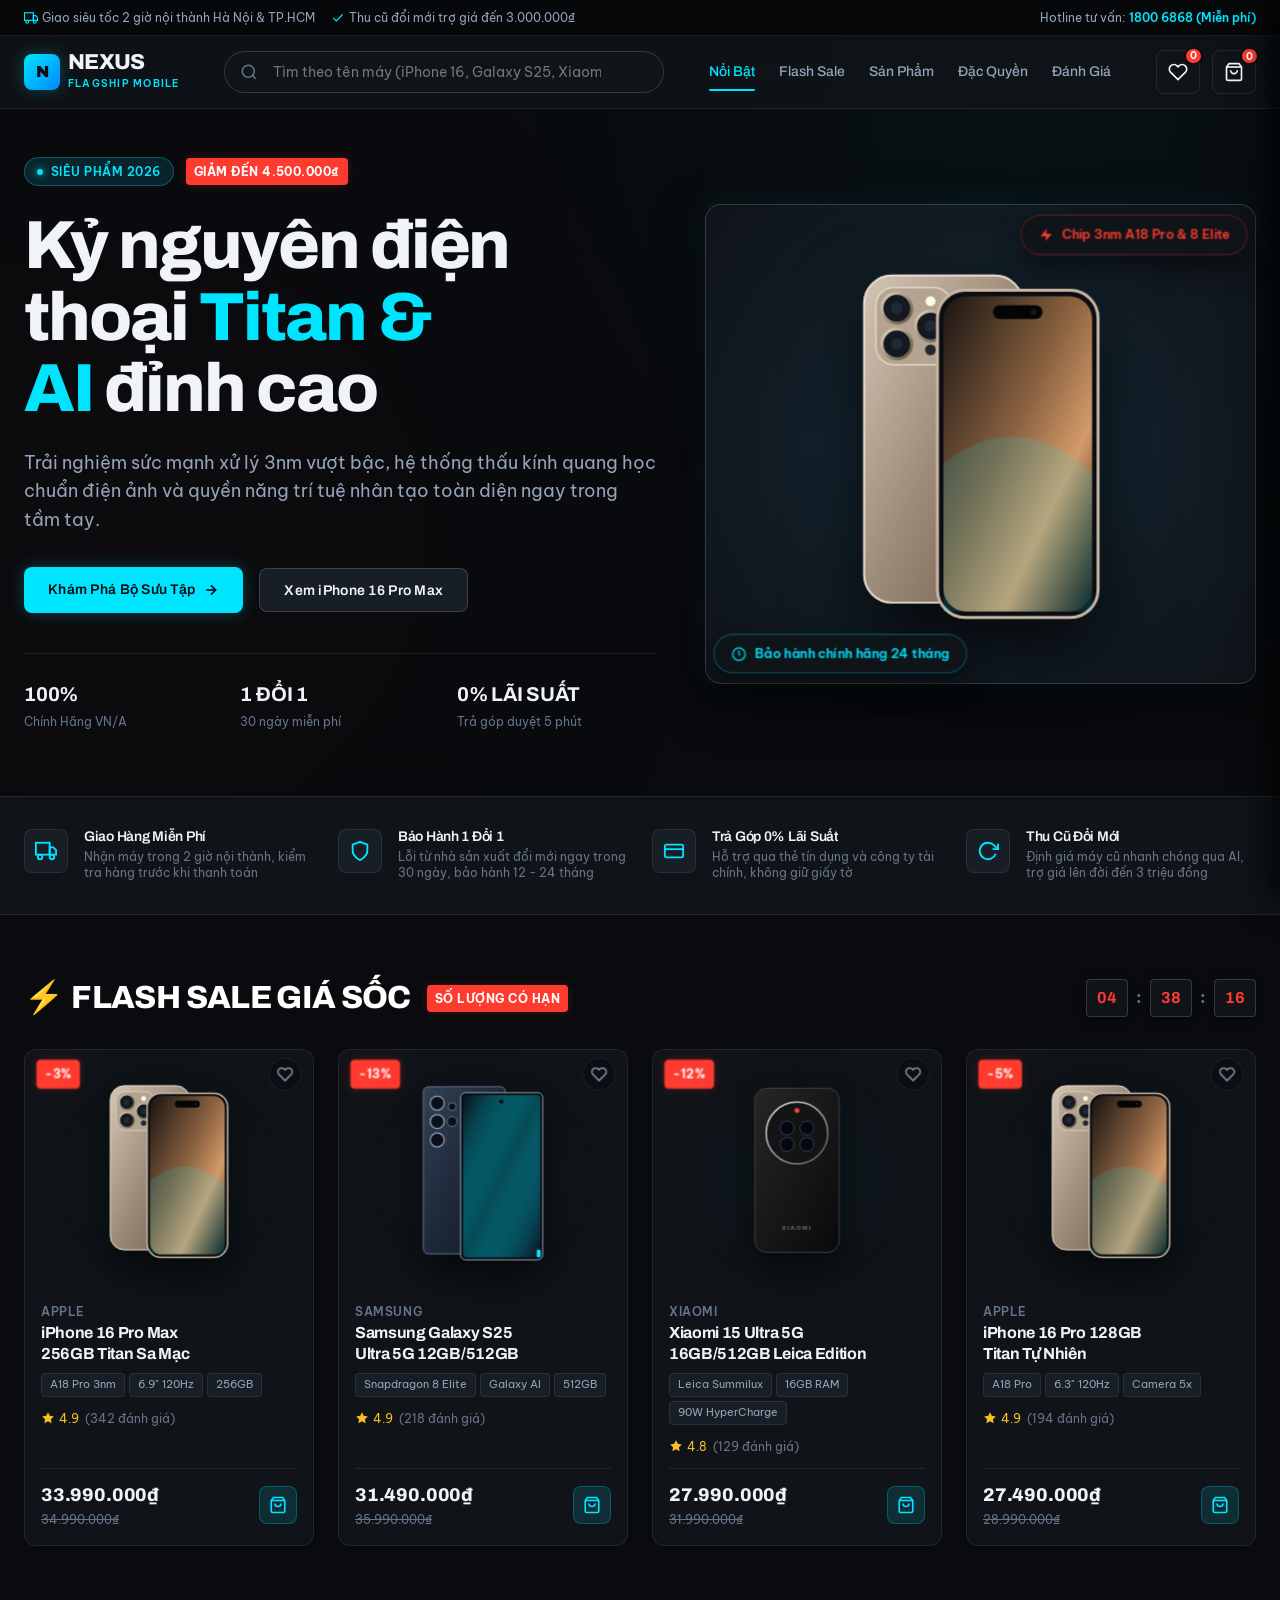
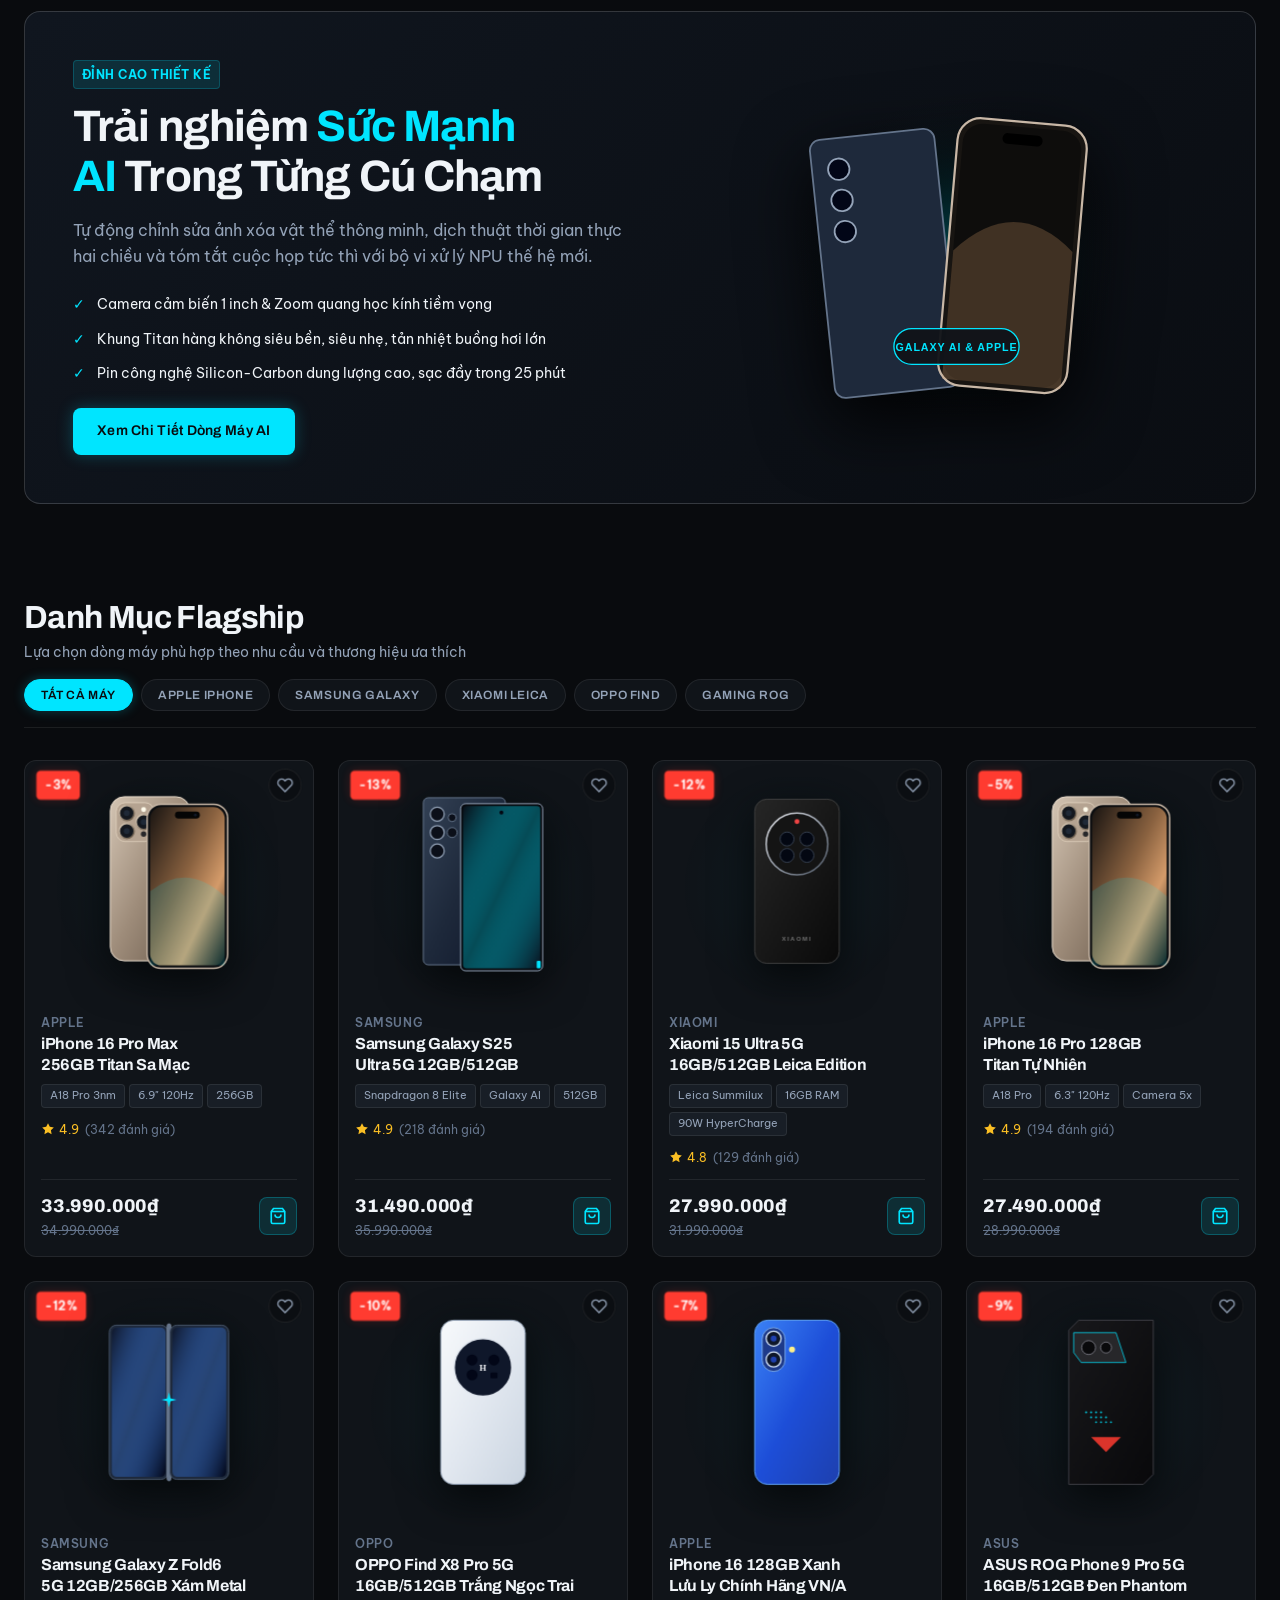
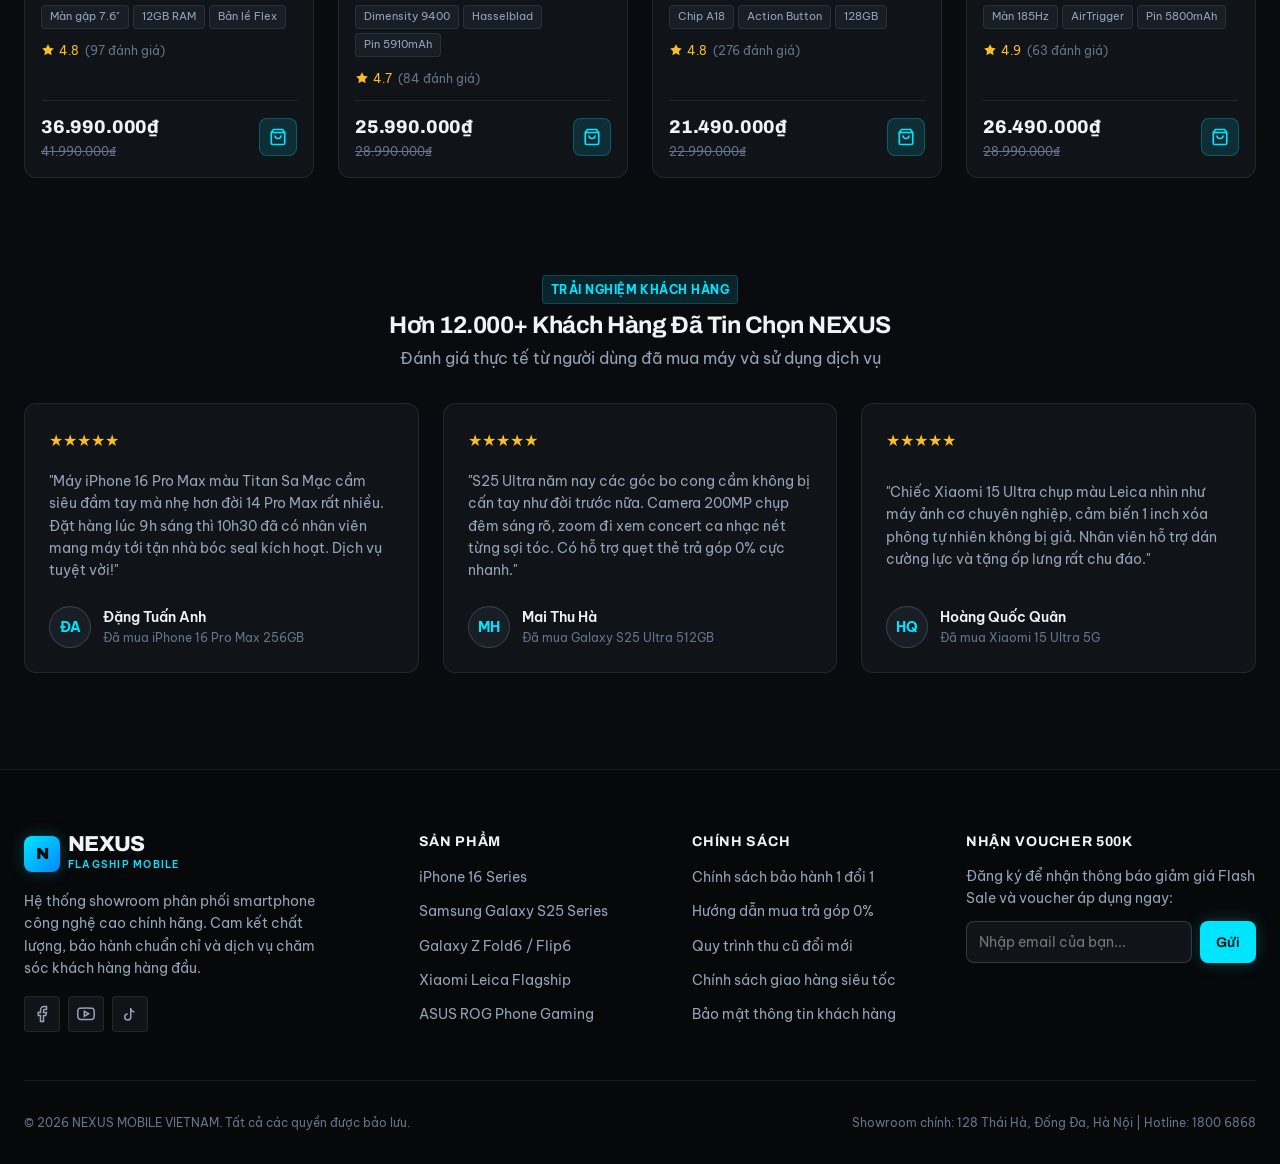
<file: index.html>
<!DOCTYPE html>
<html lang="vi">
<head>
  <meta charset="UTF-8" />
  <meta name="viewport" content="width=device-width, initial-scale=1.0" />
  <meta name="description" content="NEXUS - Hệ thống bán lẻ điện thoại flagship chính hãng hàng đầu Việt Nam. iPhone, Samsung Galaxy, Xiaomi Leica, Gaming Phone với giá ưu đãi và bảo hành 1 đổi 1." />
  <title>NEXUS | Flagship Smartphones &amp; Công Nghệ Di Động Đỉnh Cao</title>

  <!-- Google Fonts: Archivo (Display) + Be Vietnam Pro (Body) -->
  <link rel="preconnect" href="https://fonts.googleapis.com" />
  <link rel="preconnect" href="https://fonts.gstatic.com" crossorigin />
  <link href="https://fonts.googleapis.com/css2?family=Archivo:wght@600;700;800;900&family=Be+Vietnam+Pro:wght@400;500;600;700&display=swap" rel="stylesheet" />

  <!-- Main CSS -->
  <link rel="stylesheet" href="css/style.css" />
</head>
<body>

  <!-- 1. Announcement Bar -->
  <aside class="announcement-bar" aria-label="Thông báo ưu đãi">
    <div class="container announcement-content">
      <div class="announcement-left">
        <div class="announcement-item">
          <svg width="14" height="14" viewBox="0 0 24 24" fill="none" stroke="currentColor" stroke-width="2">
            <rect x="1" y="3" width="15" height="13"></rect>
            <polygon points="16 8 20 8 23 11 23 16 16 16 16 8"></polygon>
            <circle cx="5.5" cy="18.5" r="2.5"></circle>
            <circle cx="18.5" cy="18.5" r="2.5"></circle>
          </svg>
          <span>Giao siêu tốc 2 giờ nội thành Hà Nội &amp; TP.HCM</span>
        </div>
        <div class="announcement-item">
          <svg width="14" height="14" viewBox="0 0 24 24" fill="none" stroke="currentColor" stroke-width="2">
            <polyline points="20 6 9 17 4 12"></polyline>
          </svg>
          <span>Thu cũ đổi mới trợ giá đến 3.000.000₫</span>
        </div>
      </div>
      <div class="announcement-item">
        <span>Hotline tư vấn:</span>
        <a href="tel:18006868" class="announcement-hotline tabular">1800 6868 (Miễn phí)</a>
      </div>
    </div>
  </aside>

  <!-- 2. Sticky Site Header -->
  <header class="site-header" role="banner">
    <div class="container header-inner">
      <!-- Logo -->
      <a href="#" class="brand-logo" aria-label="NEXUS Trang chủ">
        <div class="brand-symbol">N</div>
        <div class="brand-text">
          <span class="brand-name">NEXUS</span>
          <span class="brand-tagline">Flagship Mobile</span>
        </div>
      </a>

      <!-- Search Bar with Live Filter -->
      <div class="search-container" role="search">
        <div class="search-input-wrap">
          <svg class="search-icon-left" width="18" height="18" viewBox="0 0 24 24" fill="none" stroke="currentColor" stroke-width="2">
            <circle cx="11" cy="11" r="8"></circle>
            <line x1="21" y1="21" x2="16.65" y2="16.65"></line>
          </svg>
          <input
            type="search"
            id="search-input"
            class="search-input"
            placeholder="Tìm theo tên máy (iPhone 16, Galaxy S25, Xiaomi...)"
            aria-label="Tìm kiếm điện thoại"
          />
          <button type="button" id="search-clear" class="search-clear-btn" aria-label="Xóa tìm kiếm">✕</button>
        </div>
      </div>

      <!-- Navigation Links -->
      <nav class="nav-menu" aria-label="Thanh điều hướng chính">
        <a href="#hero" class="nav-link active">Nổi Bật</a>
        <a href="#flash-sale" class="nav-link">Flash Sale</a>
        <a href="#catalog" class="nav-link">Sản Phẩm</a>
        <a href="#perks" class="nav-link">Đặc Quyền</a>
        <a href="#reviews" class="nav-link">Đánh Giá</a>
      </nav>

      <!-- Action Buttons -->
      <div class="header-actions">
        <!-- Wishlist -->
        <a href="#catalog" class="btn-icon" aria-label="Danh sách yêu thích">
          <svg width="20" height="20" viewBox="0 0 24 24" fill="none" stroke="currentColor" stroke-width="2">
            <path d="M20.84 4.61a5.5 5.5 0 0 0-7.78 0L12 5.67l-1.06-1.06a5.5 5.5 0 0 0-7.78 7.78l1.06 1.06L12 21.23l7.78-7.78 1.06-1.06a5.5 5.5 0 0 0 0-7.78z"></path>
          </svg>
          <span class="badge-count tabular" id="wishlist-count">0</span>
        </a>

        <!-- Cart Trigger -->
        <button type="button" class="btn-icon" id="open-cart-btn" aria-label="Xem giỏ hàng">
          <svg width="20" height="20" viewBox="0 0 24 24" fill="none" stroke="currentColor" stroke-width="2">
            <path d="M6 2L3 6v14a2 2 0 0 0 2 2h14a2 2 0 0 0 2-2V6l-3-4z"></path>
            <line x1="3" y1="6" x2="21" y2="6"></line>
            <path d="M16 10a4 4 0 0 1-8 0"></path>
          </svg>
          <span class="badge-count tabular" id="cart-count">0</span>
        </button>
      </div>
    </div>
  </header>

  <!-- 3. Split-Screen Hero Section -->
  <section class="hero-section" id="hero">
    <div class="container hero-grid">
      <div class="hero-content">
        <div class="hero-badge-row">
          <span class="hero-tag">
            <span class="hero-tag-pulse"></span>
            Siêu phẩm 2026
          </span>
          <span class="badge badge-sale">Giảm đến 4.500.000₫</span>
        </div>

        <h1 class="hero-title">
          Kỷ nguyên điện thoại <span>Titan &amp; AI</span> đỉnh cao
        </h1>

        <p class="hero-desc">
          Trải nghiệm sức mạnh xử lý 3nm vượt bậc, hệ thống thấu kính quang học chuẩn điện ảnh và quyền năng trí tuệ nhân tạo toàn diện ngay trong tầm tay.
        </p>

        <div class="hero-cta-group">
          <a href="#catalog" class="btn btn-primary">
            Khám Phá Bộ Sưu Tập
            <svg width="16" height="16" viewBox="0 0 24 24" fill="none" stroke="currentColor" stroke-width="2.5">
              <line x1="5" y1="12" x2="19" y2="12"></line>
              <polyline points="12 5 19 12 12 19"></polyline>
            </svg>
          </a>
          <button type="button" class="btn btn-secondary" data-action="quickview" data-id="nx-ip16pm">
            Xem iPhone 16 Pro Max
          </button>
        </div>

        <div class="hero-specs-row">
          <div class="hero-spec-item">
            <span class="spec-val tabular">100%</span>
            <span class="spec-lbl">Chính Hãng VN/A</span>
          </div>
          <div class="hero-spec-item">
            <span class="spec-val tabular">1 ĐỔI 1</span>
            <span class="spec-lbl">30 ngày miễn phí</span>
          </div>
          <div class="hero-spec-item">
            <span class="spec-val tabular">0% LÃI SUẤT</span>
            <span class="spec-lbl">Trả góp duyệt 5 phút</span>
          </div>
        </div>
      </div>

      <!-- Right Visual Component -->
      <div class="hero-visual-card">
        <span class="hero-floating-pill floating-pill-top">
          <svg width="14" height="14" viewBox="0 0 24 24" fill="currentColor">
            <polygon points="13 2 3 14 12 14 11 22 21 10 12 10 13 2"></polygon>
          </svg>
          Chip 3nm A18 Pro &amp; 8 Elite
        </span>

        <img src="assets/phone-iphone16pro.svg" alt="iPhone 16 Pro Max Titan Sa Mạc" class="hero-phone-image" />

        <span class="hero-floating-pill floating-pill-bottom">
          <svg width="14" height="14" viewBox="0 0 24 24" fill="none" stroke="currentColor" stroke-width="2">
            <circle cx="12" cy="12" r="10"></circle>
            <polyline points="12 6 12 12 14 14"></polyline>
          </svg>
          Bảo hành chính hãng 24 tháng
        </span>
      </div>
    </div>
  </section>

  <!-- 4. Perks / Trust Section -->
  <section class="perks-section" id="perks">
    <div class="container perks-grid">
      <div class="perk-item">
        <div class="perk-icon-wrap">
          <svg width="22" height="22" viewBox="0 0 24 24" fill="none" stroke="currentColor" stroke-width="2">
            <rect x="1" y="3" width="15" height="13"></rect>
            <polygon points="16 8 20 8 23 11 23 16 16 16 16 8"></polygon>
            <circle cx="5.5" cy="18.5" r="2.5"></circle>
            <circle cx="18.5" cy="18.5" r="2.5"></circle>
          </svg>
        </div>
        <div class="perk-info">
          <h4>Giao Hàng Miễn Phí</h4>
          <p>Nhận máy trong 2 giờ nội thành, kiểm tra hàng trước khi thanh toán</p>
        </div>
      </div>

      <div class="perk-item">
        <div class="perk-icon-wrap">
          <svg width="22" height="22" viewBox="0 0 24 24" fill="none" stroke="currentColor" stroke-width="2">
            <path d="M12 22s8-4 8-10V5l-8-3-8 3v7c0 6 8 10 8 10z"></path>
          </svg>
        </div>
        <div class="perk-info">
          <h4>Bảo Hành 1 Đổi 1</h4>
          <p>Lỗi từ nhà sản xuất đổi mới ngay trong 30 ngày, bảo hành 12 - 24 tháng</p>
        </div>
      </div>

      <div class="perk-item">
        <div class="perk-icon-wrap">
          <svg width="22" height="22" viewBox="0 0 24 24" fill="none" stroke="currentColor" stroke-width="2">
            <rect x="2" y="5" width="20" height="14" rx="2"></rect>
            <line x1="2" y1="10" x2="22" y2="10"></line>
          </svg>
        </div>
        <div class="perk-info">
          <h4>Trả Góp 0% Lãi Suất</h4>
          <p>Hỗ trợ qua thẻ tín dụng và công ty tài chính, không giữ giấy tờ</p>
        </div>
      </div>

      <div class="perk-item">
        <div class="perk-icon-wrap">
          <svg width="22" height="22" viewBox="0 0 24 24" fill="none" stroke="currentColor" stroke-width="2">
            <polyline points="23 4 23 10 17 10"></polyline>
            <path d="M20.49 15a9 9 0 1 1-2.12-9.36L23 10"></path>
          </svg>
        </div>
        <div class="perk-info">
          <h4>Thu Cũ Đổi Mới</h4>
          <p>Định giá máy cũ nhanh chóng qua AI, trợ giá lên đời đến 3 triệu đồng</p>
        </div>
      </div>
    </div>
  </section>

  <!-- 5. Flash Sale with Live Countdown -->
  <section class="flash-sale-section" id="flash-sale">
    <div class="container">
      <div class="section-head-sale">
        <div class="sale-title-group">
          <h2 class="sale-title">
            <span class="sale-title-icon">⚡</span>
            FLASH SALE GIÁ SỐC
          </h2>
          <span class="badge badge-sale">SỐ LƯỢNG CÓ HẠN</span>
        </div>

        <!-- Live Countdown -->
        <div class="countdown-clock" aria-label="Thời gian còn lại của Flash Sale">
          <span class="countdown-box tabular" id="cd-hours">04</span>
          <span class="countdown-colon">:</span>
          <span class="countdown-box tabular" id="cd-mins">38</span>
          <span class="countdown-colon">:</span>
          <span class="countdown-box tabular" id="cd-secs">19</span>
        </div>
      </div>

      <div class="product-grid" id="flash-sale-grid">
        <!-- Rendered via JS -->
      </div>
    </div>
  </section>

  <!-- 6. Ecosystem Showcase Banner -->
  <section class="container">
    <div class="showcase-banner">
      <div class="showcase-banner-grid">
        <div class="banner-content">
          <span class="badge badge-tag" style="margin-bottom: 12px;">ĐỈNH CAO THIẾT KẾ</span>
          <h3>Trải nghiệm <span>Sức Mạnh AI</span> Trong Từng Cú Chạm</h3>
          <p>
            Tự động chỉnh sửa ảnh xóa vật thể thông minh, dịch thuật thời gian thực hai chiều và tóm tắt cuộc họp tức thì với bộ vi xử lý NPU thế hệ mới.
          </p>
          <div class="banner-bullets">
            <div class="bullet-item">
              <span class="bullet-icon">✓</span>
              <span>Camera cảm biến 1 inch &amp; Zoom quang học kính tiềm vọng</span>
            </div>
            <div class="bullet-item">
              <span class="bullet-icon">✓</span>
              <span>Khung Titan hàng không siêu bền, siêu nhẹ, tản nhiệt buồng hơi lớn</span>
            </div>
            <div class="bullet-item">
              <span class="bullet-icon">✓</span>
              <span>Pin công nghệ Silicon-Carbon dung lượng cao, sạc đầy trong 25 phút</span>
            </div>
          </div>
          <a href="#catalog" class="btn btn-primary">Xem Chi Tiết Dòng Máy AI</a>
        </div>
        <div class="banner-img-wrap">
          <img src="assets/phone-showcase.svg" alt="Bộ đôi điện thoại Galaxy và iPhone" loading="lazy" />
        </div>
      </div>
    </div>
  </section>

  <!-- 7. Main Product Catalog & Filters -->
  <section class="catalog-section" id="catalog">
    <div class="container">
      <div class="section-header-catalog">
        <div class="section-header-left">
          <h2>Danh Mục Flagship</h2>
          <p>Lựa chọn dòng máy phù hợp theo nhu cầu và thương hiệu ưa thích</p>
        </div>

        <!-- Filter Tabs -->
        <div class="filter-tabs" role="tablist">
          <button type="button" class="filter-btn active" data-category="all">Tất Cả Máy</button>
          <button type="button" class="filter-btn" data-category="iphone">Apple iPhone</button>
          <button type="button" class="filter-btn" data-category="samsung">Samsung Galaxy</button>
          <button type="button" class="filter-btn" data-category="xiaomi">Xiaomi Leica</button>
          <button type="button" class="filter-btn" data-category="oppo">OPPO Find</button>
          <button type="button" class="filter-btn" data-category="gaming">Gaming ROG</button>
        </div>
      </div>

      <!-- Catalog Grid -->
      <div class="product-grid" id="catalog-grid">
        <!-- Rendered via JS -->
      </div>

      <div id="catalog-empty" style="display: none; text-align: center; padding: 48px 0; color: var(--text-muted);">
        <p>Không tìm thấy mẫu điện thoại phù hợp với tìm kiếm của bạn.</p>
      </div>
    </div>
  </section>

  <!-- 8. Real Customer Reviews & Feedback -->
  <section class="reviews-section" id="reviews">
    <div class="container">
      <div style="margin-bottom: 32px; text-align: center;">
        <span class="badge badge-tag" style="margin-bottom: 8px;">TRẢI NGHIỆM KHÁCH HÀNG</span>
        <h2>Hơn 12.000+ Khách Hàng Đã Tin Chọn NEXUS</h2>
        <p style="color: var(--text-secondary); margin-top: 6px;">Đánh giá thực tế từ người dùng đã mua máy và sử dụng dịch vụ</p>
      </div>

      <div class="reviews-grid">
        <div class="review-card">
          <div class="review-stars">★★★★★</div>
          <p class="review-text">
            "Máy iPhone 16 Pro Max màu Titan Sa Mạc cầm siêu đầm tay mà nhẹ hơn đời 14 Pro Max rất nhiều. Đặt hàng lúc 9h sáng thì 10h30 đã có nhân viên mang máy tới tận nhà bóc seal kích hoạt. Dịch vụ tuyệt vời!"
          </p>
          <div class="reviewer-meta">
            <div class="reviewer-avatar">ĐA</div>
            <div>
              <div class="reviewer-name">Đặng Tuấn Anh</div>
              <div class="reviewer-product">Đã mua iPhone 16 Pro Max 256GB</div>
            </div>
          </div>
        </div>

        <div class="review-card">
          <div class="review-stars">★★★★★</div>
          <p class="review-text">
            "S25 Ultra năm nay các góc bo cong cầm không bị cấn tay như đời trước nữa. Camera 200MP chụp đêm sáng rõ, zoom đi xem concert ca nhạc nét từng sợi tóc. Có hỗ trợ quẹt thẻ trả góp 0% cực nhanh."
          </p>
          <div class="reviewer-meta">
            <div class="reviewer-avatar">MH</div>
            <div>
              <div class="reviewer-name">Mai Thu Hà</div>
              <div class="reviewer-product">Đã mua Galaxy S25 Ultra 512GB</div>
            </div>
          </div>
        </div>

        <div class="review-card">
          <div class="review-stars">★★★★★</div>
          <p class="review-text">
            "Chiếc Xiaomi 15 Ultra chụp màu Leica nhìn như máy ảnh cơ chuyên nghiệp, cảm biến 1 inch xóa phông tự nhiên không bị giả. Nhân viên hỗ trợ dán cường lực và tặng ốp lưng rất chu đáo."
          </p>
          <div class="reviewer-meta">
            <div class="reviewer-avatar">HQ</div>
            <div>
              <div class="reviewer-name">Hoàng Quốc Quân</div>
              <div class="reviewer-product">Đã mua Xiaomi 15 Ultra 5G</div>
            </div>
          </div>
        </div>
      </div>
    </div>
  </section>

  <!-- 9. Modern E-commerce Footer -->
  <footer class="site-footer" role="contentinfo">
    <div class="container">
      <div class="footer-grid">
        <!-- Col 1: Brand & Contact -->
        <div class="footer-col footer-col-brand">
          <div class="brand-logo">
            <div class="brand-symbol">N</div>
            <div class="brand-text">
              <span class="brand-name">NEXUS</span>
              <span class="brand-tagline">Flagship Mobile</span>
            </div>
          </div>
          <p>
            Hệ thống showroom phân phối smartphone công nghệ cao chính hãng. Cam kết chất lượng, bảo hành chuẩn chỉ và dịch vụ chăm sóc khách hàng hàng đầu.
          </p>
          <div class="footer-socials">
            <a href="#" class="social-link" aria-label="Facebook">
              <svg width="18" height="18" viewBox="0 0 24 24" fill="none" stroke="currentColor" stroke-width="2"><path d="M18 2h-3a5 5 0 0 0-5 5v3H7v4h3v8h4v-8h3l1-4h-4V7a1 1 0 0 1 1-1h3z"></path></svg>
            </a>
            <a href="#" class="social-link" aria-label="YouTube">
              <svg width="18" height="18" viewBox="0 0 24 24" fill="none" stroke="currentColor" stroke-width="2"><path d="M22.54 6.42a2.78 2.78 0 0 0-1.94-2C18.88 4 12 4 12 4s-6.88 0-8.6.46a2.78 2.78 0 0 0-1.94 2A29 29 0 0 0 1 11.75a29 29 0 0 0 .46 5.33A2.78 2.78 0 0 0 3.4 19c1.72.46 8.6.46 8.6.46s6.88 0 8.6-.46a2.78 2.78 0 0 0 1.94-2 29 29 0 0 0 .46-5.25 29 29 0 0 0-.46-5.33z"></path><polygon points="9.75 15.02 15.5 11.75 9.75 8.48 9.75 15.02"></polygon></svg>
            </a>
            <a href="#" class="social-link" aria-label="TikTok">
              <svg width="18" height="18" viewBox="0 0 24 24" fill="none" stroke="currentColor" stroke-width="2"><path d="M9 12a4 4 0 1 0 4 4V4a5 5 0 0 0 5 5"></path></svg>
            </a>
          </div>
        </div>

        <!-- Col 2: Categories -->
        <div class="footer-col">
          <h4>Sản Phẩm</h4>
          <div class="footer-links">
            <a href="#catalog" class="footer-link">iPhone 16 Series</a>
            <a href="#catalog" class="footer-link">Samsung Galaxy S25 Series</a>
            <a href="#catalog" class="footer-link">Galaxy Z Fold6 / Flip6</a>
            <a href="#catalog" class="footer-link">Xiaomi Leica Flagship</a>
            <a href="#catalog" class="footer-link">ASUS ROG Phone Gaming</a>
          </div>
        </div>

        <!-- Col 3: Policies -->
        <div class="footer-col">
          <h4>Chính Sách</h4>
          <div class="footer-links">
            <a href="#" class="footer-link">Chính sách bảo hành 1 đổi 1</a>
            <a href="#" class="footer-link">Hướng dẫn mua trả góp 0%</a>
            <a href="#" class="footer-link">Quy trình thu cũ đổi mới</a>
            <a href="#" class="footer-link">Chính sách giao hàng siêu tốc</a>
            <a href="#" class="footer-link">Bảo mật thông tin khách hàng</a>
          </div>
        </div>

        <!-- Col 4: Newsletter -->
        <div class="footer-col">
          <h4>Nhận Voucher 500k</h4>
          <p style="font-size: 0.85rem; color: var(--text-secondary); margin-bottom: 8px;">
            Đăng ký để nhận thông báo giảm giá Flash Sale và voucher áp dụng ngay:
          </p>
          <form id="newsletter-form" class="newsletter-form">
            <input type="email" class="newsletter-input" placeholder="Nhập email của bạn..." required aria-label="Email nhận khuyến mãi" />
            <button type="submit" class="btn btn-primary" style="min-height: 42px; padding: 0 16px;">Gửi</button>
          </form>
        </div>
      </div>

      <!-- Bottom Bar -->
      <div class="footer-bottom">
        <div>&copy; 2026 NEXUS MOBILE VIETNAM. Tất cả các quyền được bảo lưu.</div>
        <div>Showroom chính: 128 Thái Hà, Đống Đa, Hà Nội | Hotline: 1800 6868</div>
      </div>
    </div>
  </footer>

  <!-- 10. Slide-Over Cart Drawer -->
  <div class="cart-backdrop" id="cart-backdrop"></div>
  <aside class="cart-drawer" id="cart-drawer" aria-label="Giỏ hàng của bạn">
    <div class="cart-header">
      <h3>
        <svg width="20" height="20" viewBox="0 0 24 24" fill="none" stroke="currentColor" stroke-width="2">
          <path d="M6 2L3 6v14a2 2 0 0 0 2 2h14a2 2 0 0 0 2-2V6l-3-4z"></path>
          <line x1="3" y1="6" x2="21" y2="6"></line>
          <path d="M16 10a4 4 0 0 1-8 0"></path>
        </svg>
        Giỏ Hàng <span id="drawer-cart-count" class="tabular">(0)</span>
      </h3>
      <button type="button" class="btn-icon" id="close-cart-btn" aria-label="Đóng giỏ hàng">✕</button>
    </div>

    <div class="cart-body" id="cart-items-container">
      <!-- Items dynamically populated via app.js -->
    </div>

    <div class="cart-footer">
      <div class="cart-subtotal-row">
        <span class="cart-subtotal-label">Tổng cộng tạm tính:</span>
        <span class="cart-subtotal-val tabular" id="cart-subtotal">0₫</span>
      </div>
      <button type="button" class="btn btn-primary" style="width: 100%;" data-action="checkout">
        Tiến Hành Đặt Hàng Ngay
      </button>
    </div>
  </aside>

  <!-- 11. Quick View Modal -->
  <div class="modal-backdrop" id="quickview-modal" role="dialog" aria-modal="true" aria-label="Chi tiết sản phẩm">
    <div class="modal-card">
      <button type="button" class="modal-close-btn" id="close-modal-btn" aria-label="Đóng xem nhanh">✕</button>
      <div id="quickview-content">
        <!-- Rendered via JS -->
      </div>
    </div>
  </div>

  <!-- 12. Toast Notification Container -->
  <div class="toast-container" id="toast-container" aria-live="polite"></div>

  <!-- JavaScript -->
  <script src="js/app.js"></script>
</body>
</html>
</file>
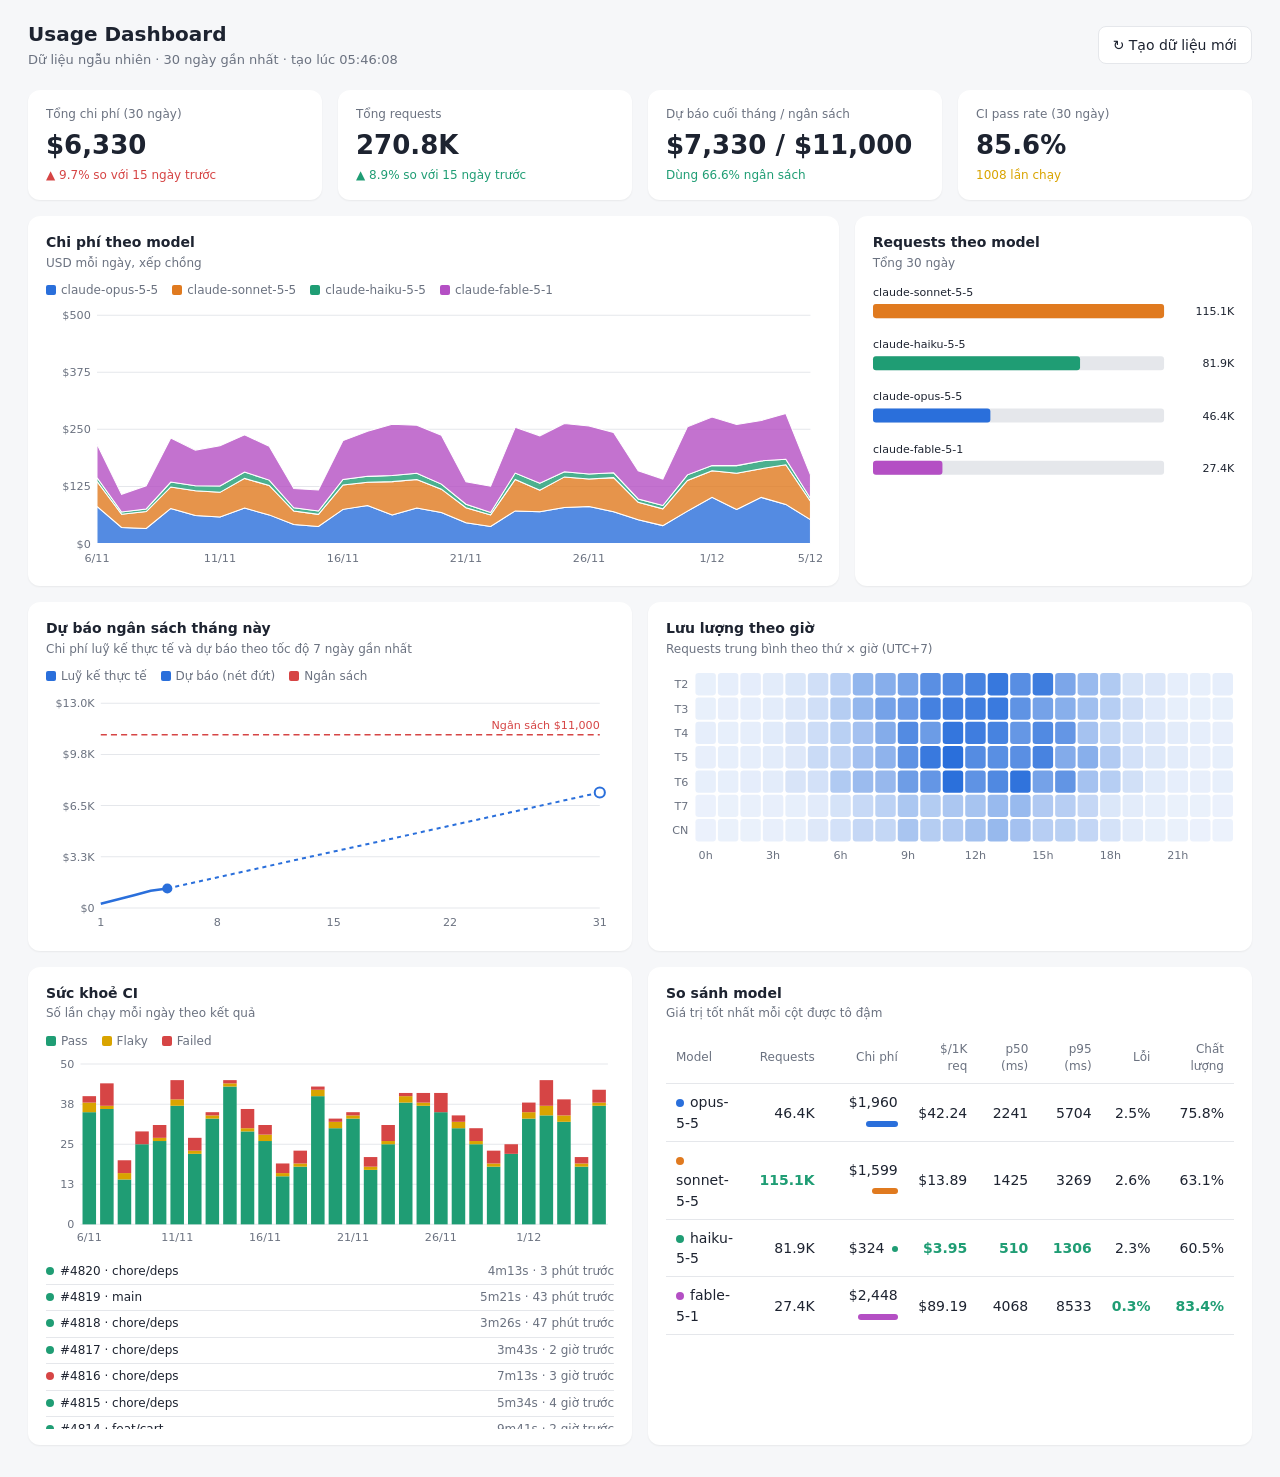
<file: dashboard.html>
<!DOCTYPE html>
<html lang="vi">
<head>
<meta charset="UTF-8">
<meta name="viewport" content="width=device-width, initial-scale=1.0">
<title>Usage Dashboard</title>
<style>
  :root {
    --bg: #f6f7f9; --card: #fff; --text: #1d2330; --muted: #6b7280; --grid: #e5e7eb;
    --c1: #2a6fdb; --c2: #e07a1f; --c3: #1f9d74; --c4: #b44fc4; --ok: #1f9d74; --bad: #d64545; --warn: #d9a400;
  }
  @media (prefers-color-scheme: dark) {
    :root { --bg: #0f1218; --card: #181c25; --text: #e6e8ee; --muted: #9aa3b2; --grid: #2a303c;
      --c1: #5b93f0; --c2: #f0954a; --c3: #3cc196; --c4: #cf7ddc; }
  }
  * { box-sizing: border-box; }
  body { margin: 0; font: 14px/1.45 system-ui, -apple-system, "Segoe UI", sans-serif; background: var(--bg); color: var(--text); }
  header { display: flex; align-items: center; justify-content: space-between; padding: 20px 28px 8px; flex-wrap: wrap; gap: 12px; }
  h1 { font-size: 20px; margin: 0; }
  header p { margin: 2px 0 0; color: var(--muted); font-size: 13px; }
  button { font: inherit; padding: 8px 14px; border-radius: 8px; border: 1px solid var(--grid); background: var(--card); color: var(--text); cursor: pointer; }
  button:hover { border-color: var(--c1); }
  main { display: grid; grid-template-columns: repeat(12, 1fr); gap: 16px; padding: 12px 28px 32px; }
  .card { background: var(--card); border-radius: 12px; padding: 16px 18px; box-shadow: 0 1px 2px rgba(0,0,0,.06); min-width: 0; }
  .card h2 { font-size: 14px; margin: 0 0 2px; }
  .card .sub { color: var(--muted); font-size: 12px; margin: 0 0 10px; }
  .kpi { grid-column: span 3; }
  .kpi .label { color: var(--muted); font-size: 12px; }
  .kpi .value { font-size: 26px; font-weight: 600; margin-top: 4px; font-variant-numeric: tabular-nums; }
  .kpi .delta { font-size: 12px; margin-top: 2px; }
  .w8 { grid-column: span 8; } .w4 { grid-column: span 4; } .w6 { grid-column: span 6; } .w12 { grid-column: span 12; }
  @media (max-width: 1000px) { .kpi { grid-column: span 6; } .w8, .w4, .w6 { grid-column: span 12; } }
  svg { display: block; width: 100%; height: auto; overflow: visible; }
  svg text { fill: var(--muted); font-size: 11px; }
  .legend { display: flex; gap: 14px; flex-wrap: wrap; font-size: 12px; color: var(--muted); margin-bottom: 6px; }
  .legend i { display: inline-block; width: 10px; height: 10px; border-radius: 2px; margin-right: 5px; vertical-align: -1px; }
  table { width: 100%; border-collapse: collapse; font-variant-numeric: tabular-nums; }
  th, td { text-align: right; padding: 8px 10px; border-bottom: 1px solid var(--grid); }
  th:first-child, td:first-child { text-align: left; }
  th { color: var(--muted); font-weight: 500; font-size: 12px; }
  .bar-cell { display: inline-block; height: 6px; border-radius: 3px; vertical-align: middle; margin-left: 8px; }
  .best { font-weight: 600; color: var(--ok); }
  .runs { list-style: none; padding: 0; margin: 10px 0 0; max-height: 170px; overflow: auto; font-size: 12px; }
  .runs li { display: flex; justify-content: space-between; padding: 4px 0; border-bottom: 1px solid var(--grid); }
  .dot { display: inline-block; width: 8px; height: 8px; border-radius: 50%; margin-right: 6px; }
  #tip { position: fixed; pointer-events: none; background: var(--text); color: var(--bg); padding: 5px 8px; border-radius: 6px; font-size: 12px; opacity: 0; transition: opacity .1s; white-space: nowrap; z-index: 10; }
</style>
</head>
<body>
<header>
  <div>
    <h1>Usage Dashboard</h1>
    <p>Dữ liệu ngẫu nhiên · 30 ngày gần nhất · <span id="generated"></span></p>
  </div>
  <button id="regen">↻ Tạo dữ liệu mới</button>
</header>

<main>
  <div class="card kpi"><div class="label">Tổng chi phí (30 ngày)</div><div class="value" id="k-spend"></div><div class="delta" id="k-spend-d"></div></div>
  <div class="card kpi"><div class="label">Tổng requests</div><div class="value" id="k-req"></div><div class="delta" id="k-req-d"></div></div>
  <div class="card kpi"><div class="label">Dự báo cuối tháng / ngân sách</div><div class="value" id="k-proj"></div><div class="delta" id="k-proj-d"></div></div>
  <div class="card kpi"><div class="label">CI pass rate (30 ngày)</div><div class="value" id="k-ci"></div><div class="delta" id="k-ci-d"></div></div>

  <section class="card w8">
    <h2>Chi phí theo model</h2><p class="sub">USD mỗi ngày, xếp chồng</p>
    <div class="legend" id="lg-spend"></div><svg id="spend"></svg>
  </section>
  <section class="card w4">
    <h2>Requests theo model</h2><p class="sub">Tổng 30 ngày</p>
    <svg id="reqs"></svg>
  </section>

  <section class="card w6">
    <h2>Dự báo ngân sách tháng này</h2><p class="sub">Chi phí luỹ kế thực tế và dự báo theo tốc độ 7 ngày gần nhất</p>
    <div class="legend" id="lg-budget"></div><svg id="budget"></svg>
  </section>
  <section class="card w6">
    <h2>Lưu lượng theo giờ</h2><p class="sub">Requests trung bình theo thứ × giờ (UTC+7)</p>
    <svg id="heat"></svg>
  </section>

  <section class="card w6">
    <h2>Sức khoẻ CI</h2><p class="sub">Số lần chạy mỗi ngày theo kết quả</p>
    <div class="legend" id="lg-ci"></div><svg id="ci"></svg>
    <ul class="runs" id="runs"></ul>
  </section>
  <section class="card w6">
    <h2>So sánh model</h2><p class="sub">Giá trị tốt nhất mỗi cột được tô đậm</p>
    <table id="cmp"></table>
  </section>
</main>
<div id="tip"></div>

<script>
const NS = 'http://www.w3.org/2000/svg';
const MODELS = [
  { name: 'claude-opus-5-5',   color: 'var(--c1)', price: 0.042, latency: 2400, share: 0.18 },
  { name: 'claude-sonnet-5-5', color: 'var(--c2)', price: 0.014, latency: 1300, share: 0.42 },
  { name: 'claude-haiku-5-5',  color: 'var(--c3)', price: 0.004, latency: 520,  share: 0.30 },
  { name: 'claude-fable-5-1',  color: 'var(--c4)', price: 0.090, latency: 3600, share: 0.10 },
];
const DAYS = 30;
const DOW = ['T2', 'T3', 'T4', 'T5', 'T6', 'T7', 'CN'];

const rand = (a, b) => a + Math.random() * (b - a);
const usd = v => '$' + v.toLocaleString('en-US', { maximumFractionDigits: v < 100 ? 2 : 0 });
const num = v => v >= 1e6 ? (v / 1e6).toFixed(2) + 'M' : v >= 1e3 ? (v / 1e3).toFixed(1) + 'K' : String(Math.round(v));
const pct = v => (v * 100).toFixed(1) + '%';
const sum = a => a.reduce((s, x) => s + x, 0);
const fmtDate = d => `${d.getDate()}/${d.getMonth() + 1}`;

function el(tag, attrs = {}, parent) {
  const n = document.createElementNS(NS, tag);
  for (const k in attrs) n.setAttribute(k, attrs[k]);
  if (parent) parent.appendChild(n);
  return n;
}

const tip = document.getElementById('tip');
function hover(node, text) {
  node.addEventListener('mousemove', e => {
    tip.textContent = text; tip.style.opacity = 1;
    tip.style.left = e.clientX + 12 + 'px'; tip.style.top = e.clientY + 12 + 'px';
  });
  node.addEventListener('mouseleave', () => (tip.style.opacity = 0));
}

function legend(id, items) {
  document.getElementById(id).innerHTML = items.map(([c, t]) => `<span><i style="background:${c}"></i>${t}</span>`).join('');
}

function setupSvg(id, w, h) {
  const svg = document.getElementById(id);
  svg.innerHTML = '';
  svg.setAttribute('viewBox', `0 0 ${w} ${h}`);
  return svg;
}

function yAxis(svg, max, x0, x1, y0, y1, fmt, ticks = 4) {
  for (let i = 0; i <= ticks; i++) {
    const v = (max / ticks) * i, y = y0 - (v / max) * (y0 - y1);
    el('line', { x1: x0, x2: x1, y1: y, y2: y, stroke: 'var(--grid)' }, svg);
    el('text', { x: x0 - 6, y: y + 4, 'text-anchor': 'end' }, svg).textContent = fmt(v);
  }
}

// ---------- Sinh dữ liệu ngẫu nhiên ----------
function generate() {
  const today = new Date(); today.setHours(0, 0, 0, 0);
  const dates = Array.from({ length: DAYS }, (_, i) => new Date(today - (DAYS - 1 - i) * 864e5));
  const trend = rand(0.005, 0.02);

  const models = MODELS.map(m => {
    const req = dates.map((d, i) => {
      const weekend = [0, 6].includes(d.getDay()) ? 0.55 : 1;
      return Math.round(m.share * 9000 * weekend * (1 + trend * i) * rand(0.8, 1.2));
    });
    const spend = req.map(r => r * m.price * rand(0.9, 1.1));
    return {
      ...m, req, spend,
      p50: m.latency * rand(0.85, 1.15),
      p95: m.latency * rand(2.1, 2.8),
      err: rand(0.002, 0.03),
      quality: Math.min(0.99, 0.6 + m.price * 3 + rand(-0.04, 0.04)),
    };
  });

  // Lưu lượng theo thứ × giờ: đỉnh giờ hành chính, thấp vào cuối tuần
  const heat = DOW.map((_, d) => Array.from({ length: 24 }, (_, h) => {
    const day = Math.exp(-((h - 10.5) ** 2) / 18) + 0.7 * Math.exp(-((h - 15) ** 2) / 10);
    return Math.round((40 + 900 * day) * (d >= 5 ? 0.45 : 1) * rand(0.8, 1.2));
  }));

  const ci = dates.map(() => {
    const total = Math.round(rand(18, 45));
    const failed = Math.round(total * rand(0.02, 0.2));
    const flaky = Math.round(total * rand(0, 0.08));
    return { pass: total - failed - flaky, flaky, failed };
  });

  const branches = ['main', 'thi-website', 'feat/cart', 'fix/checkout', 'chore/deps'];
  const runs = Array.from({ length: 14 }, (_, i) => {
    const r = Math.random();
    return {
      id: 4820 - i, branch: branches[Math.floor(Math.random() * branches.length)],
      status: r < 0.78 ? 'pass' : r < 0.88 ? 'flaky' : 'failed',
      dur: Math.round(rand(140, 620)), ago: Math.round(i * rand(18, 50) + 3),
    };
  });

  return { dates, models, heat, ci, runs, budget: Math.round(rand(9, 13)) * 1000 };
}

// ---------- KPI ----------
function renderKpis(D) {
  const daySpend = D.dates.map((_, i) => sum(D.models.map(m => m.spend[i])));
  const dayReq = D.dates.map((_, i) => sum(D.models.map(m => m.req[i])));
  const half = (a, from) => sum(a.slice(from, from + 15));
  const delta = (a) => (half(a, 15) - half(a, 0)) / half(a, 0);
  const show = (id, v, goodWhenUp) => {
    const e = document.getElementById(id), up = v >= 0;
    e.textContent = `${up ? '▲' : '▼'} ${pct(Math.abs(v))} so với 15 ngày trước`;
    e.style.color = up === goodWhenUp ? 'var(--ok)' : 'var(--bad)';
  };
  document.getElementById('k-spend').textContent = usd(sum(daySpend));
  show('k-spend-d', delta(daySpend), false);
  document.getElementById('k-req').textContent = num(sum(dayReq));
  show('k-req-d', delta(dayReq), true);

  const p = projection(D);
  const ratio = p.projected / D.budget;
  document.getElementById('k-proj').textContent = `${usd(p.projected)} / ${usd(D.budget)}`;
  const pd = document.getElementById('k-proj-d');
  pd.textContent = ratio > 1 ? `Vượt ${pct(ratio - 1)} ngân sách` : `Dùng ${pct(ratio)} ngân sách`;
  pd.style.color = ratio > 1 ? 'var(--bad)' : ratio > 0.9 ? 'var(--warn)' : 'var(--ok)';

  const tot = D.ci.reduce((a, c) => ({ pass: a.pass + c.pass, all: a.all + c.pass + c.flaky + c.failed }), { pass: 0, all: 0 });
  const rate = tot.pass / tot.all;
  document.getElementById('k-ci').textContent = pct(rate);
  const cd = document.getElementById('k-ci-d');
  cd.textContent = `${tot.all} lần chạy`;
  cd.style.color = rate > 0.9 ? 'var(--ok)' : rate > 0.8 ? 'var(--warn)' : 'var(--bad)';
}

// ---------- Chi phí theo model (stacked area) ----------
function renderSpend(D) {
  const W = 760, H = 260, L = 50, R = 10, T = 10, B = 26;
  const svg = setupSvg('spend', W, H);
  const totals = D.dates.map((_, i) => sum(D.models.map(m => m.spend[i])));
  const max = Math.ceil(Math.max(...totals) / 500) * 500;
  const x = i => L + (i / (DAYS - 1)) * (W - L - R);
  const y = v => H - B - (v / max) * (H - B - T);
  yAxis(svg, max, L, W - R, H - B, T, v => '$' + num(v));

  const base = new Array(DAYS).fill(0);
  D.models.forEach(m => {
    const top = base.map((b, i) => b + m.spend[i]);
    const pts = top.map((v, i) => `${x(i)},${y(v)}`).concat(base.map((v, i) => `${x(i)},${y(v)}`).reverse());
    const poly = el('polygon', { points: pts.join(' '), fill: m.color, 'fill-opacity': 0.8, stroke: 'var(--card)', 'stroke-width': 1 }, svg);
    hover(poly, `${m.name}: ${usd(sum(m.spend))} trong 30 ngày`);
    top.forEach((v, i) => (base[i] = v));
  });
  D.dates.forEach((d, i) => {
    if (i % 5 === 0 || i === DAYS - 1) el('text', { x: x(i), y: H - 8, 'text-anchor': 'middle' }, svg).textContent = fmtDate(d);
    const col = el('rect', { x: x(i) - 6, y: T, width: 12, height: H - B - T, fill: 'transparent' }, svg);
    hover(col, `${fmtDate(d)} · ${usd(totals[i])} · ` + D.models.map(m => `${m.name.replace('claude-', '')} ${usd(m.spend[i])}`).join(' · '));
  });
  legend('lg-spend', D.models.map(m => [m.color, m.name]));
}

// ---------- Requests theo model (bar ngang) ----------
function renderReqs(D) {
  const W = 360, rowH = 52, H = D.models.length * rowH + 4;
  const svg = setupSvg('reqs', W, H);
  const totals = D.models.map(m => sum(m.req));
  const max = Math.max(...totals), all = sum(totals);
  D.models.map((m, i) => ({ m, t: totals[i] })).sort((a, b) => b.t - a.t).forEach(({ m, t }, i) => {
    const y0 = i * rowH;
    el('text', { x: 0, y: y0 + 14, style: 'fill:var(--text)' }, svg).textContent = m.name;
    el('rect', { x: 0, y: y0 + 22, width: W - 70, height: 14, rx: 3, fill: 'var(--grid)' }, svg);
    const bar = el('rect', { x: 0, y: y0 + 22, width: ((W - 70) * t) / max, height: 14, rx: 3, fill: m.color }, svg);
    hover(bar, `${m.name}: ${t.toLocaleString('en-US')} requests (${pct(t / all)})`);
    el('text', { x: W, y: y0 + 33, 'text-anchor': 'end', style: 'fill:var(--text)' }, svg).textContent = num(t);
  });
}

// ---------- Dự báo ngân sách ----------
function projection(D) {
  const today = D.dates[DAYS - 1];
  const dim = new Date(today.getFullYear(), today.getMonth() + 1, 0).getDate();
  const day = Math.min(today.getDate(), DAYS);
  const daily = D.dates.map((_, i) => sum(D.models.map(m => m.spend[i])));
  const mtd = daily.slice(DAYS - day); // các ngày thuộc tháng hiện tại
  const cum = []; mtd.reduce((s, v, i) => (cum[i] = s + v), 0);
  const rate = sum(daily.slice(-7)) / 7;
  const spent = cum[cum.length - 1] || 0;
  return { dim, day, cum, rate, spent, projected: spent + rate * (dim - day) };
}

function renderBudget(D) {
  const W = 560, H = 240, L = 54, R = 14, T = 12, B = 26;
  const svg = setupSvg('budget', W, H);
  const p = projection(D);
  const max = Math.ceil(Math.max(D.budget, p.projected) * 1.1 / 1000) * 1000;
  const x = d => L + ((d - 1) / (p.dim - 1)) * (W - L - R);
  const y = v => H - B - (v / max) * (H - B - T);
  yAxis(svg, max, L, W - R, H - B, T, v => '$' + num(v));

  el('line', { x1: L, x2: W - R, y1: y(D.budget), y2: y(D.budget), stroke: 'var(--bad)', 'stroke-dasharray': '6 4', 'stroke-width': 1.5 }, svg);
  el('text', { x: W - R, y: y(D.budget) - 6, 'text-anchor': 'end', style: 'fill:var(--bad)' }, svg).textContent = 'Ngân sách ' + usd(D.budget);

  el('polyline', { points: p.cum.map((v, i) => `${x(i + 1)},${y(v)}`).join(' '), fill: 'none', stroke: 'var(--c1)', 'stroke-width': 2.5 }, svg);
  el('line', { x1: x(p.day), y1: y(p.spent), x2: x(p.dim), y2: y(p.projected), stroke: 'var(--c1)', 'stroke-width': 2, 'stroke-dasharray': '4 4' }, svg);
  const now = el('circle', { cx: x(p.day), cy: y(p.spent), r: 5, fill: 'var(--c1)' }, svg);
  hover(now, `Ngày ${p.day}: đã chi ${usd(p.spent)} · tốc độ ${usd(p.rate)}/ngày`);
  const end = el('circle', { cx: x(p.dim), cy: y(p.projected), r: 5, fill: 'var(--card)', stroke: 'var(--c1)', 'stroke-width': 2 }, svg);
  hover(end, `Dự báo ngày ${p.dim}: ${usd(p.projected)}`);

  [1, 8, 15, 22, p.dim].forEach(d => el('text', { x: x(d), y: H - 8, 'text-anchor': 'middle' }, svg).textContent = d);
  legend('lg-budget', [['var(--c1)', 'Luỹ kế thực tế'], ['var(--c1)', 'Dự báo (nét đứt)'], ['var(--bad)', 'Ngân sách']]);
}

// ---------- Heatmap theo giờ ----------
function renderHeat(D) {
  const W = 560, L = 28, T = 4, cw = (W - L) / 24, ch = 24, H = T + ch * 7 + 22;
  const svg = setupSvg('heat', W, H);
  const max = Math.max(...D.heat.flat());
  D.heat.forEach((row, d) => {
    el('text', { x: L - 6, y: T + d * ch + ch / 2 + 4, 'text-anchor': 'end' }, svg).textContent = DOW[d];
    row.forEach((v, h) => {
      const c = el('rect', { x: L + h * cw + 1, y: T + d * ch + 1, width: cw - 2, height: ch - 2, rx: 3, fill: 'var(--c1)', 'fill-opacity': 0.08 + 0.92 * (v / max) }, svg);
      hover(c, `${DOW[d]} ${String(h).padStart(2, '0')}:00 · ${v.toLocaleString('en-US')} requests/giờ`);
    });
  });
  for (let h = 0; h < 24; h += 3) el('text', { x: L + h * cw + cw / 2, y: H - 6, 'text-anchor': 'middle' }, svg).textContent = h + 'h';
}

// ---------- CI ----------
function renderCi(D) {
  const W = 560, H = 190, L = 34, R = 6, T = 8, B = 24;
  const svg = setupSvg('ci', W, H);
  const max = Math.ceil(Math.max(...D.ci.map(c => c.pass + c.flaky + c.failed)) / 10) * 10;
  const bw = (W - L - R) / DAYS;
  const y = v => (v / max) * (H - B - T);
  yAxis(svg, max, L, W - R, H - B, T, v => Math.round(v));
  const parts = [['pass', 'var(--ok)'], ['flaky', 'var(--warn)'], ['failed', 'var(--bad)']];
  D.ci.forEach((c, i) => {
    let acc = 0;
    const g = el('g', {}, svg);
    parts.forEach(([k, col]) => {
      el('rect', { x: L + i * bw + 2, y: H - B - y(acc + c[k]), width: bw - 4, height: y(c[k]), fill: col }, g);
      acc += c[k];
    });
    hover(g, `${fmtDate(D.dates[i])} · pass ${c.pass} · flaky ${c.flaky} · failed ${c.failed}`);
    if (i % 5 === 0) el('text', { x: L + i * bw + bw / 2, y: H - 8, 'text-anchor': 'middle' }, svg).textContent = fmtDate(D.dates[i]);
  });
  legend('lg-ci', [['var(--ok)', 'Pass'], ['var(--warn)', 'Flaky'], ['var(--bad)', 'Failed']]);

  const color = { pass: 'var(--ok)', flaky: 'var(--warn)', failed: 'var(--bad)' };
  document.getElementById('runs').innerHTML = D.runs.map(r =>
    `<li><span><span class="dot" style="background:${color[r.status]}"></span>#${r.id} · ${r.branch}</span>` +
    `<span style="color:var(--muted)">${Math.floor(r.dur / 60)}m${r.dur % 60}s · ${r.ago < 60 ? r.ago + ' phút' : Math.round(r.ago / 60) + ' giờ'} trước</span></li>`).join('');
}

// ---------- So sánh model ----------
function renderCompare(D) {
  const rows = D.models.map(m => {
    const req = sum(m.req), spend = sum(m.spend);
    return { name: m.name, color: m.color, req, spend, per1k: (spend / req) * 1000, p50: m.p50, p95: m.p95, err: m.err, quality: m.quality };
  });
  const cols = [
    ['Requests', 'req', num, 'max'],
    ['Chi phí', 'spend', usd, null],
    ['$/1K req', 'per1k', usd, 'min'],
    ['p50 (ms)', 'p50', v => Math.round(v), 'min'],
    ['p95 (ms)', 'p95', v => Math.round(v), 'min'],
    ['Lỗi', 'err', pct, 'min'],
    ['Chất lượng', 'quality', pct, 'max'],
  ];
  const best = {};
  cols.forEach(([, k, , dir]) => { if (dir) best[k] = (dir === 'min' ? Math.min : Math.max)(...rows.map(r => r[k])); });
  const maxSpend = Math.max(...rows.map(r => r.spend));
  document.getElementById('cmp').innerHTML =
    `<thead><tr><th>Model</th>${cols.map(c => `<th>${c[0]}</th>`).join('')}</tr></thead><tbody>` +
    rows.map(r => `<tr><td><span class="dot" style="background:${r.color}"></span>${r.name.replace('claude-', '')}</td>` +
      cols.map(([, k, f]) => k === 'spend'
        ? `<td>${f(r[k])}<span class="bar-cell" style="width:${(40 * r[k]) / maxSpend}px;background:${r.color}"></span></td>`
        : `<td class="${best[k] === r[k] ? 'best' : ''}">${f(r[k])}</td>`).join('') + '</tr>').join('') + '</tbody>';
}

function render() {
  const D = generate();
  document.getElementById('generated').textContent = 'tạo lúc ' + new Date().toLocaleTimeString('vi-VN');
  renderKpis(D); renderSpend(D); renderReqs(D); renderBudget(D); renderHeat(D); renderCi(D); renderCompare(D);
}

document.getElementById('regen').addEventListener('click', render);
render();
</script>
</body>
</html>
</file>
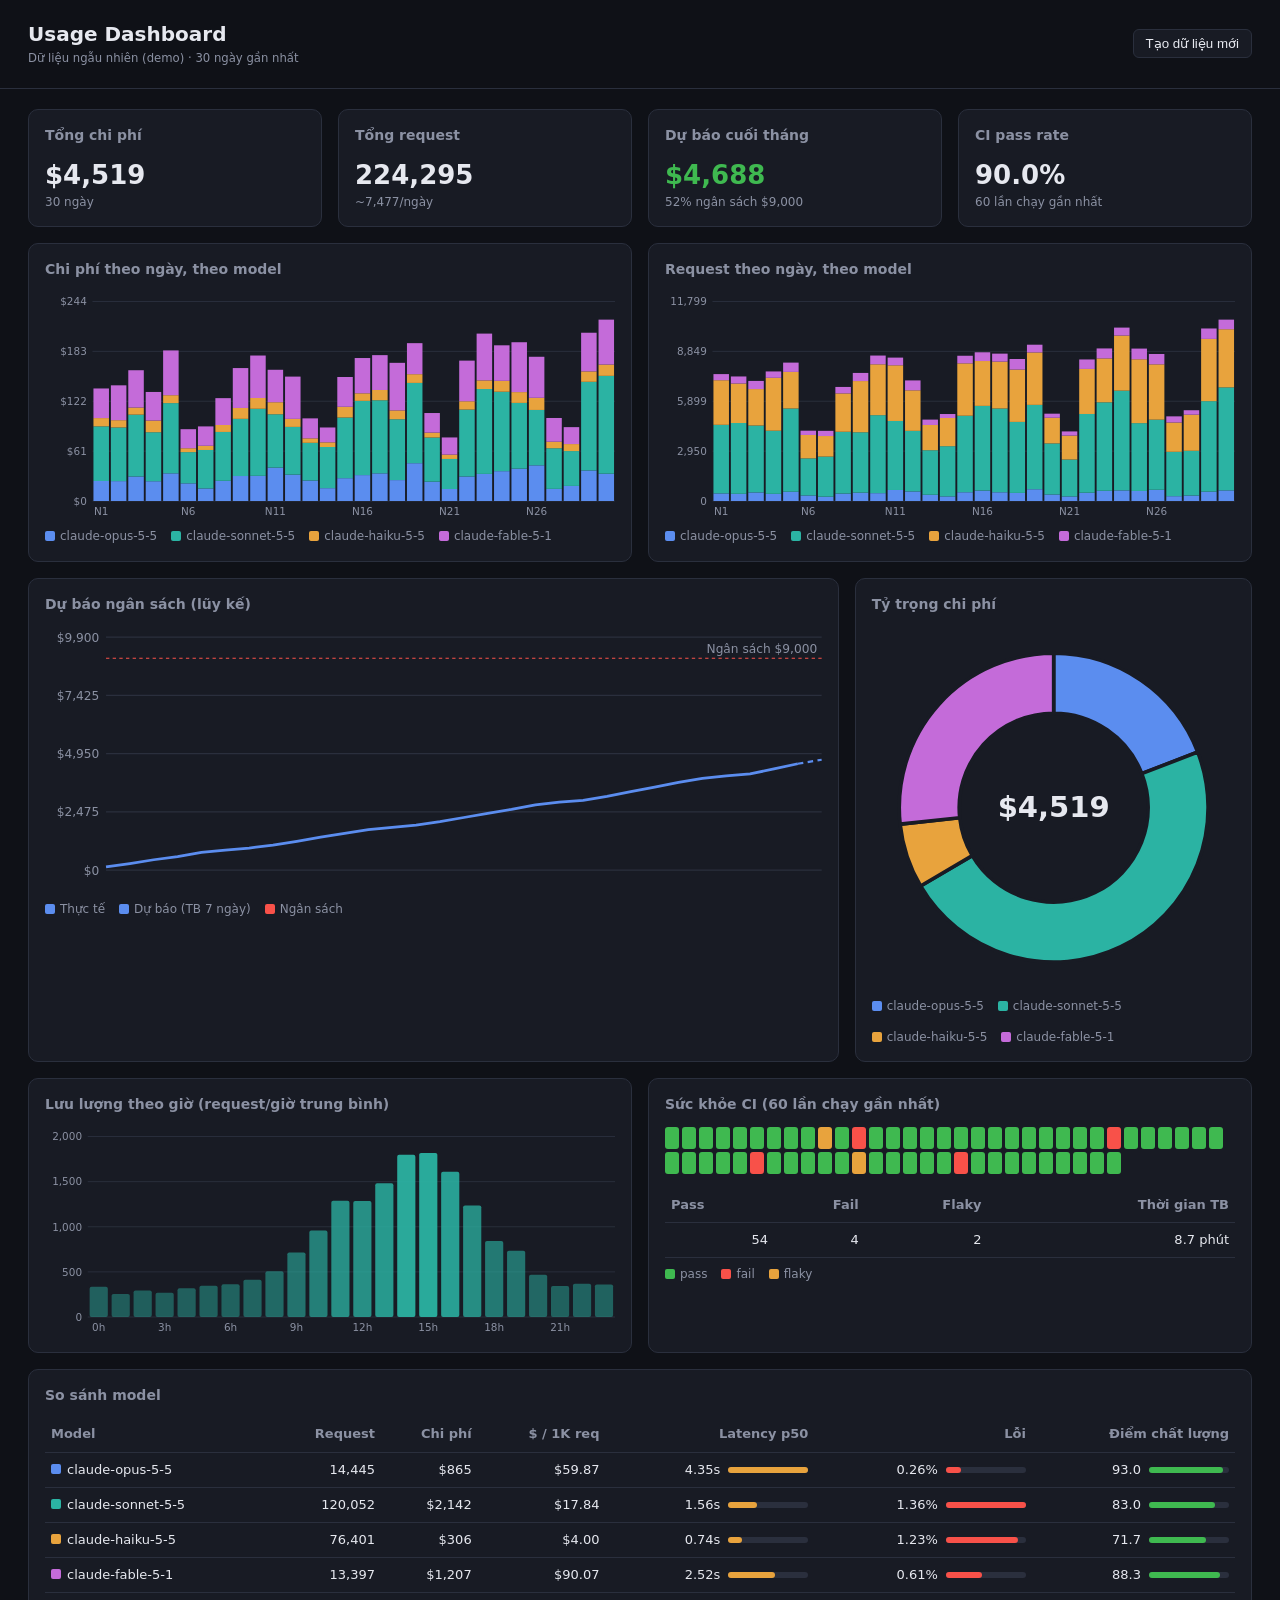
<file: usage-dashboard.html>
<!DOCTYPE html>
<html lang="vi">
<head>
<meta charset="UTF-8">
<meta name="viewport" content="width=device-width, initial-scale=1.0">
<title>Usage Dashboard</title>
<style>
  :root { --bg:#0f1117; --card:#181b24; --line:#2a2f3d; --text:#e6e8ef; --muted:#8b91a3;
          --c1:#5b8def; --c2:#2bb3a3; --c3:#e8a33d; --c4:#c46bd9; --ok:#3fb950; --bad:#f85149; }
  * { box-sizing:border-box; }
  body { margin:0; font:14px/1.4 system-ui,-apple-system,"Segoe UI",sans-serif; background:var(--bg); color:var(--text); }
  header { padding:20px 28px; display:flex; justify-content:space-between; align-items:center; border-bottom:1px solid var(--line); }
  header h1 { margin:0; font-size:20px; }
  header small { color:var(--muted); }
  button { background:var(--card); color:var(--text); border:1px solid var(--line); padding:6px 12px; border-radius:6px; cursor:pointer; }
  main { padding:20px 28px; display:grid; gap:16px; grid-template-columns:repeat(12,1fr); }
  .card { background:var(--card); border:1px solid var(--line); border-radius:10px; padding:16px; }
  .card h2 { margin:0 0 12px; font-size:14px; color:var(--muted); font-weight:600; }
  .kpi { grid-column:span 3; }
  .kpi .v { font-size:26px; font-weight:700; }
  .kpi .s { color:var(--muted); font-size:12px; }
  .w6 { grid-column:span 6; } .w12 { grid-column:span 12; } .w4 { grid-column:span 4; } .w8 { grid-column:span 8; }
  @media (max-width:900px){ .kpi,.w4,.w6,.w8 { grid-column:span 12; } }
  svg { width:100%; height:auto; display:block; }
  svg text { fill:var(--muted); font-size:11px; }
  .legend { display:flex; gap:14px; flex-wrap:wrap; margin-top:8px; font-size:12px; color:var(--muted); }
  .legend i { display:inline-block; width:10px; height:10px; border-radius:2px; margin-right:5px; vertical-align:-1px; }
  table { width:100%; border-collapse:collapse; font-size:13px; }
  th,td { padding:8px 6px; text-align:right; border-bottom:1px solid var(--line); }
  th:first-child,td:first-child { text-align:left; }
  th { color:var(--muted); font-weight:600; }
  .runs { display:flex; gap:3px; flex-wrap:wrap; }
  .runs span { width:14px; height:22px; border-radius:3px; }
  .tip { position:fixed; pointer-events:none; background:#000c; padding:5px 8px; border-radius:5px; font-size:12px; display:none; }
</style>
</head>
<body>
<header>
  <div><h1>Usage Dashboard</h1><small>Dữ liệu ngẫu nhiên (demo) · 30 ngày gần nhất</small></div>
  <button id="regen">Tạo dữ liệu mới</button>
</header>
<main id="app"></main>
<div class="tip" id="tip"></div>

<script>
const MODELS = [
  { name: 'claude-opus-5-5',   color: 'var(--c1)', price: 0.060 },
  { name: 'claude-sonnet-5-5', color: 'var(--c2)', price: 0.018 },
  { name: 'claude-haiku-5-5',  color: 'var(--c3)', price: 0.004 },
  { name: 'claude-fable-5-1',  color: 'var(--c4)', price: 0.090 },
];
const DAYS = 30, MONTH_DAYS = 31, BUDGET = 9000;
const NS = 'http://www.w3.org/2000/svg';
const tip = document.getElementById('tip');
const rnd = (a, b) => a + Math.random() * (b - a);
const fmt$ = v => '$' + v.toLocaleString('en-US', { maximumFractionDigits: 0 });
const fmtN = v => v.toLocaleString('en-US', { maximumFractionDigits: 0 });

function genData() {
  const daily = MODELS.map(m => {
    const base = m.price > 0.05 ? rnd(400, 900) : rnd(1500, 4000);
    return Array.from({ length: DAYS }, (_, d) => {
      const weekend = [5, 6].includes(d % 7) ? 0.55 : 1;
      const req = Math.round(base * weekend * rnd(0.8, 1.2) * (1 + d / 90));
      return { req, spend: req * m.price * rnd(0.85, 1.15) };
    });
  });
  const hourly = Array.from({ length: 24 }, (_, h) =>
    Math.round((300 + 1400 * Math.exp(-((h - 14) ** 2) / 18)) * rnd(0.85, 1.15)));
  const ci = Array.from({ length: 60 }, () => {
    const r = Math.random();
    return { status: r < 0.84 ? 'pass' : r < 0.95 ? 'fail' : 'flaky', mins: rnd(4, 14) };
  });
  const compare = MODELS.map(m => ({
    latency: m.price > 0.05 ? rnd(2.5, 4.5) : m.price > 0.01 ? rnd(1.2, 2.2) : rnd(0.4, 0.9),
    errRate: rnd(0.2, 1.8),
    quality: m.price > 0.05 ? rnd(88, 95) : m.price > 0.01 ? rnd(80, 88) : rnd(68, 78),
  }));
  return { daily, hourly, ci, compare };
}

const el = (tag, attrs = {}, parent) => {
  const n = document.createElementNS(NS, tag);
  for (const k in attrs) n.setAttribute(k, attrs[k]);
  parent && parent.appendChild(n);
  return n;
};
function hover(node, text) {
  node.addEventListener('mousemove', e => {
    tip.style.display = 'block'; tip.textContent = text;
    tip.style.left = e.clientX + 12 + 'px'; tip.style.top = e.clientY + 12 + 'px';
  });
  node.addEventListener('mouseleave', () => (tip.style.display = 'none'));
}
function card(cls, title) {
  const c = document.createElement('section');
  c.className = 'card ' + cls;
  if (title) c.innerHTML = `<h2>${title}</h2>`;
  document.getElementById('app').appendChild(c);
  return c;
}
function legend(parent, items) {
  const l = document.createElement('div'); l.className = 'legend';
  l.innerHTML = items.map(([n, c]) => `<span><i style="background:${c}"></i>${n}</span>`).join('');
  parent.appendChild(l);
}
function axisY(svg, max, x0, x1, y0, y1, f) {
  for (let i = 0; i <= 4; i++) {
    const y = y1 - (y1 - y0) * i / 4;
    el('line', { x1: x0, x2: x1, y1: y, y2: y, stroke: '#2a2f3d' }, svg);
    el('text', { x: x0 - 6, y: y + 4, 'text-anchor': 'end' }, svg).textContent = f(max * i / 4);
  }
}

// Stacked bars: daily value per model
function stackedBars(parent, series, key, f) {
  const W = 600, H = 240, L = 50, B = 20, T = 10;
  const svg = el('svg', { viewBox: `0 0 ${W} ${H}` }, parent);
  const totals = series[0].map((_, d) => series.reduce((s, m) => s + m[d][key], 0));
  const max = Math.max(...totals) * 1.1;
  axisY(svg, max, L, W, T, H - B, f);
  const bw = (W - L) / DAYS;
  for (let d = 0; d < DAYS; d++) {
    let acc = 0;
    series.forEach((m, i) => {
      const h = (m[d][key] / max) * (H - B - T);
      const r = el('rect', { x: L + d * bw + 1, y: H - B - acc - h, width: bw - 2, height: h, fill: MODELS[i].color }, svg);
      hover(r, `Ngày ${d + 1} · ${MODELS[i].name}: ${f(m[d][key])}`);
      acc += h;
    });
    if (d % 5 === 0) el('text', { x: L + d * bw + bw / 2, y: H - 5, 'text-anchor': 'middle' }, svg).textContent = 'N' + (d + 1);
  }
  legend(parent, MODELS.map(m => [m.name, m.color]));
}

function render() {
  document.getElementById('app').innerHTML = '';
  const { daily, hourly, ci, compare } = genData();
  const spendByDay = daily[0].map((_, d) => daily.reduce((s, m) => s + m[d].spend, 0));
  const totalSpend = spendByDay.reduce((a, b) => a + b, 0);
  const totalReq = daily.flat().reduce((s, x) => s + x.req, 0);
  // Projection: linear trend from last 7 days extrapolated to month end
  const last7 = spendByDay.slice(-7).reduce((a, b) => a + b, 0) / 7;
  const projected = totalSpend + last7 * (MONTH_DAYS - DAYS);
  const passRate = ci.filter(r => r.status === 'pass').length / ci.length * 100;

  // KPIs
  [
    ['Tổng chi phí', fmt$(totalSpend), `${DAYS} ngày`],
    ['Tổng request', fmtN(totalReq), `~${fmtN(totalReq / DAYS)}/ngày`],
    ['Dự báo cuối tháng', fmt$(projected), `${(projected / BUDGET * 100).toFixed(0)}% ngân sách ${fmt$(BUDGET)}`],
    ['CI pass rate', passRate.toFixed(1) + '%', `${ci.length} lần chạy gần nhất`],
  ].forEach(([t, v, s]) => {
    const c = card('kpi', t);
    c.insertAdjacentHTML('beforeend', `<div class="v">${v}</div><div class="s">${s}</div>`);
    if (t === 'Dự báo cuối tháng') c.querySelector('.v').style.color = projected > BUDGET ? 'var(--bad)' : 'var(--ok)';
  });

  stackedBars(card('w6', 'Chi phí theo ngày, theo model'), daily, 'spend', v => fmt$(v));
  stackedBars(card('w6', 'Request theo ngày, theo model'), daily, 'req', v => fmtN(v));

  // Budget projection: cumulative actual + projected line vs budget
  {
    const c = card('w8', 'Dự báo ngân sách (lũy kế)');
    const W = 700, H = 240, L = 55, B = 20, T = 10;
    const svg = el('svg', { viewBox: `0 0 ${W} ${H}` }, c);
    const cum = []; spendByDay.reduce((a, v, i) => (cum[i] = a + v), 0);
    const max = Math.max(BUDGET, projected) * 1.1;
    axisY(svg, max, L, W, T, H - B, fmt$);
    const x = d => L + (W - L) * d / (MONTH_DAYS - 1), y = v => H - B - (H - B - T) * v / max;
    el('path', { d: cum.map((v, i) => `${i ? 'L' : 'M'}${x(i)},${y(v)}`).join(''), fill: 'none', stroke: 'var(--c1)', 'stroke-width': 2.5 }, svg);
    el('line', { x1: x(DAYS - 1), y1: y(cum[DAYS - 1]), x2: x(MONTH_DAYS - 1), y2: y(projected), stroke: 'var(--c1)', 'stroke-width': 2, 'stroke-dasharray': '5 4' }, svg);
    el('line', { x1: L, x2: W, y1: y(BUDGET), y2: y(BUDGET), stroke: 'var(--bad)', 'stroke-dasharray': '3 3' }, svg);
    el('text', { x: W - 4, y: y(BUDGET) - 5, 'text-anchor': 'end' }, svg).textContent = 'Ngân sách ' + fmt$(BUDGET);
    cum.forEach((v, i) => hover(el('circle', { cx: x(i), cy: y(v), r: 4, fill: 'transparent' }, svg), `Ngày ${i + 1}: ${fmt$(v)}`));
    legend(c, [['Thực tế', 'var(--c1)'], ['Dự báo (TB 7 ngày)', 'var(--c1)'], ['Ngân sách', 'var(--bad)']]);
  }

  // Spend share donut
  {
    const c = card('w4', 'Tỷ trọng chi phí');
    const svg = el('svg', { viewBox: '0 0 200 200' }, c);
    const per = daily.map(m => m.reduce((s, x) => s + x.spend, 0));
    let a0 = -Math.PI / 2;
    per.forEach((v, i) => {
      const a1 = a0 + (v / totalSpend) * Math.PI * 2, R = 85, r = 52;
      const p = (a, rr) => `${100 + rr * Math.cos(a)},${100 + rr * Math.sin(a)}`;
      const big = a1 - a0 > Math.PI ? 1 : 0;
      const path = el('path', { d: `M${p(a0, R)}A${R},${R} 0 ${big} 1 ${p(a1, R)}L${p(a1, r)}A${r},${r} 0 ${big} 0 ${p(a0, r)}Z`, fill: MODELS[i].color, stroke: 'var(--card)', 'stroke-width': 2 }, svg);
      hover(path, `${MODELS[i].name}: ${fmt$(v)} (${(v / totalSpend * 100).toFixed(1)}%)`);
      a0 = a1;
    });
    const t = el('text', { x: 100, y: 105, 'text-anchor': 'middle', style: 'font-size:16px;fill:var(--text);font-weight:700' }, svg);
    t.textContent = fmt$(totalSpend);
    legend(c, MODELS.map(m => [m.name, m.color]));
  }

  // Traffic by hour
  {
    const c = card('w6', 'Lưu lượng theo giờ (request/giờ trung bình)');
    const W = 600, H = 220, L = 45, B = 20, T = 10;
    const svg = el('svg', { viewBox: `0 0 ${W} ${H}` }, c);
    const max = Math.max(...hourly) * 1.1, bw = (W - L) / 24;
    axisY(svg, max, L, W, T, H - B, fmtN);
    hourly.forEach((v, h) => {
      const hh = (v / max) * (H - B - T);
      const op = 0.35 + 0.65 * v / max;
      hover(el('rect', { x: L + h * bw + 2, y: H - B - hh, width: bw - 4, height: hh, fill: 'var(--c2)', 'fill-opacity': op, rx: 2 }, svg), `${h}:00 · ${fmtN(v)} req`);
      if (h % 3 === 0) el('text', { x: L + h * bw + bw / 2, y: H - 5, 'text-anchor': 'middle' }, svg).textContent = h + 'h';
    });
  }

  // CI health
  {
    const c = card('w6', 'Sức khỏe CI (60 lần chạy gần nhất)');
    const colors = { pass: 'var(--ok)', fail: 'var(--bad)', flaky: 'var(--c3)' };
    const runs = document.createElement('div'); runs.className = 'runs';
    ci.forEach((r, i) => {
      const s = document.createElement('span'); s.style.background = colors[r.status];
      s.addEventListener('mousemove', e => { tip.style.display = 'block'; tip.textContent = `Run #${i + 1}: ${r.status} · ${r.mins.toFixed(1)} phút`; tip.style.left = e.clientX + 12 + 'px'; tip.style.top = e.clientY + 12 + 'px'; });
      s.addEventListener('mouseleave', () => (tip.style.display = 'none'));
      runs.appendChild(s);
    });
    c.appendChild(runs);
    const cnt = k => ci.filter(r => r.status === k).length;
    const avg = ci.reduce((s, r) => s + r.mins, 0) / ci.length;
    c.insertAdjacentHTML('beforeend', `<table style="margin-top:14px"><tr><th>Pass</th><th>Fail</th><th>Flaky</th><th>Thời gian TB</th></tr>
      <tr><td style="text-align:right">${cnt('pass')}</td><td>${cnt('fail')}</td><td>${cnt('flaky')}</td><td>${avg.toFixed(1)} phút</td></tr></table>`);
    legend(c, [['pass', 'var(--ok)'], ['fail', 'var(--bad)'], ['flaky', 'var(--c3)']]);
  }

  // Model comparison
  {
    const c = card('w12', 'So sánh model');
    const rows = MODELS.map((m, i) => {
      const req = daily[i].reduce((s, x) => s + x.req, 0), spend = daily[i].reduce((s, x) => s + x.spend, 0);
      return { m, req, spend, cpr: spend / req * 1000, ...compare[i] };
    });
    const bar = (v, max, color) => `<div style="display:flex;align-items:center;gap:8px;justify-content:flex-end">${v}<div style="width:80px;height:6px;background:#2a2f3d;border-radius:3px"><div style="width:${Math.min(100, parseFloat(String(v).replace(/[^\d.]/g, '')) / max * 100)}%;height:100%;background:${color};border-radius:3px"></div></div></div>`;
    const mx = k => Math.max(...rows.map(r => r[k]));
    c.insertAdjacentHTML('beforeend', `<table><tr><th>Model</th><th>Request</th><th>Chi phí</th><th>$ / 1K req</th><th>Latency p50</th><th>Lỗi</th><th>Điểm chất lượng</th></tr>
      ${rows.map(r => `<tr><td><i style="display:inline-block;width:10px;height:10px;border-radius:2px;background:${r.m.color};margin-right:6px"></i>${r.m.name}</td>
        <td>${fmtN(r.req)}</td><td>${fmt$(r.spend)}</td><td>$${r.cpr.toFixed(2)}</td>
        <td>${bar(r.latency.toFixed(2) + 's', mx('latency'), 'var(--c3)')}</td>
        <td>${bar(r.errRate.toFixed(2) + '%', mx('errRate'), 'var(--bad)')}</td>
        <td>${bar(r.quality.toFixed(1), 100, 'var(--ok)')}</td></tr>`).join('')}</table>`);
  }
}

document.getElementById('regen').onclick = render;
render();
</script>
</body>
</html>
</file>
<file: css/style.css>
/* ==========================================================================
   NEXUS PHONE STORE - DESIGN TOKENS & SYSTEM STYLES
   Aesthetic Thesis: Industrial-Refined Tech Retail
   Fonts: Archivo (Display) + Be Vietnam Pro (Body)
   Palette: Titanium Dark Neutral, Cyber Cyan Accent, Blaze Coral Alert
   ========================================================================== */

:root {
  /* OKLCH Color Tokens & Pure CSS Mappings */
  --bg-deep: #090B0E;
  --bg-surface: #101419;
  --bg-elevated: #181E26;
  --bg-glass: rgba(16, 20, 25, 0.85);

  --border-subtle: rgba(255, 255, 255, 0.08);
  --border-strong: rgba(255, 255, 255, 0.16);
  --border-focus: #00E5FF;

  --text-primary: #F0F4F8;
  --text-secondary: #94A3B8;
  --text-muted: #64748B;
  --text-inverted: #090B0E;

  /* Accent & Action */
  --accent: #00E5FF;
  --accent-hover: #38EFFF;
  --accent-glow: rgba(0, 229, 255, 0.25);
  --accent-dim: rgba(0, 229, 255, 0.12);

  --coral-hot: #FF3B30;
  --coral-glow: rgba(255, 59, 48, 0.2);
  --emerald-success: #10B981;

  /* Typography */
  --font-display: 'Archivo', -apple-system, BlinkMacSystemFont, sans-serif;
  --font-body: 'Be Vietnam Pro', -apple-system, BlinkMacSystemFont, sans-serif;

  /* Type scale */
  --text-xs: 0.75rem;    /* 12px */
  --text-sm: 0.875rem;   /* 14px */
  --text-base: 1rem;     /* 16px */
  --text-lg: 1.125rem;   /* 18px */
  --text-xl: 1.25rem;    /* 20px */
  --text-2xl: 1.5rem;    /* 24px */
  --text-3xl: 2rem;      /* 32px */
  --text-4xl: 2.75rem;   /* 44px */
  --text-5xl: clamp(2.5rem, 5vw + 1rem, 4.25rem); /* Hero display */

  /* 4pt Spacing Scale */
  --sp-1: 4px;
  --sp-2: 8px;
  --sp-3: 12px;
  --sp-4: 16px;
  --sp-6: 24px;
  --sp-8: 32px;
  --sp-12: 48px;
  --sp-16: 64px;
  --sp-24: 96px;

  /* Radii (Clean 8-12px system) */
  --radius-xs: 4px;
  --radius-sm: 8px;
  --radius-md: 12px;
  --radius-lg: 16px;
  --radius-pill: 9999px;

  /* Depth & Elevation (Single Tinted Hairline System) */
  --shadow-sm: 0 2px 4px rgba(0, 0, 0, 0.4);
  --shadow-md: 0 8px 24px rgba(0, 0, 0, 0.5), 0 2px 6px rgba(0, 229, 255, 0.05);
  --shadow-lg: 0 16px 48px rgba(0, 0, 0, 0.7), 0 0 30px rgba(0, 229, 255, 0.1);

  /* Transitions */
  --ease-fast: 150ms cubic-bezier(0.25, 1, 0.5, 1);
  --ease-smooth: 250ms cubic-bezier(0.22, 1, 0.36, 1);
  --ease-panel: 350ms cubic-bezier(0.16, 1, 0.3, 1);

  /* Container */
  --max-width: 1280px;
}

/* Base Reset & Layout */
*, *::before, *::after {
  box-sizing: border-box;
  margin: 0;
  padding: 0;
}

html {
  scroll-behavior: smooth;
  font-size: 16px;
}

body {
  background-color: var(--bg-deep);
  color: var(--text-primary);
  font-family: var(--font-body);
  font-size: var(--text-base);
  line-height: 1.6;
  -webkit-font-smoothing: antialiased;
  -moz-osx-font-smoothing: grayscale;
  overflow-x: hidden;
}

/* Subtle Titanium Background Texture */
body::before {
  content: '';
  position: fixed;
  inset: 0;
  background-image:
    radial-gradient(circle at 80% 10%, rgba(0, 229, 255, 0.03) 0%, transparent 40%),
    radial-gradient(circle at 10% 60%, rgba(255, 59, 48, 0.02) 0%, transparent 50%);
  pointer-events: none;
  z-index: -1;
}

img {
  max-width: 100%;
  height: auto;
  display: block;
}

button, input, select, textarea {
  font-family: inherit;
  font-size: inherit;
  color: inherit;
}

button {
  cursor: pointer;
  border: none;
  background: none;
  touch-action: manipulation;
}

a {
  color: inherit;
  text-decoration: none;
}

ul, ol {
  list-style: none;
}

h1, h2, h3, h4, h5, h6 {
  font-family: var(--font-display);
  font-weight: 700;
  line-height: 1.15;
  letter-spacing: -0.02em;
  text-wrap: balance;
}

.tabular {
  font-variant-numeric: tabular-nums;
}

.container {
  width: 100%;
  max-width: var(--max-width);
  margin-left: auto;
  margin-right: auto;
  padding-left: var(--sp-6);
  padding-right: var(--sp-6);
}

/* Focus Visibility */
:focus-visible {
  outline: 2px solid var(--border-focus);
  outline-offset: 3px;
}

/* ==========================================================================
   BUTTONS & COMMON UI
   ========================================================================== */
.btn {
  display: inline-flex;
  align-items: center;
  justify-content: center;
  gap: var(--sp-2);
  padding: var(--sp-3) var(--sp-6);
  font-family: var(--font-display);
  font-size: var(--text-sm);
  font-weight: 600;
  letter-spacing: 0.02em;
  border-radius: var(--radius-sm);
  transition: transform var(--ease-fast), background-color var(--ease-fast), border-color var(--ease-fast), box-shadow var(--ease-fast);
  min-height: 44px;
  white-space: nowrap;
}

.btn:active {
  transform: translateY(2px) scale(0.98);
}

.btn-primary {
  background: var(--accent);
  color: var(--text-inverted);
  box-shadow: 0 0 16px var(--accent-glow);
}

.btn-primary:hover {
  background: var(--accent-hover);
  box-shadow: 0 0 24px rgba(0, 229, 255, 0.45);
  transform: translateY(-2px);
}

.btn-secondary {
  background: var(--bg-elevated);
  color: var(--text-primary);
  border: 1px solid var(--border-strong);
}

.btn-secondary:hover {
  background: rgba(255, 255, 255, 0.08);
  border-color: var(--accent);
  transform: translateY(-2px);
}

.btn-icon {
  width: 44px;
  height: 44px;
  padding: 0;
  display: inline-flex;
  align-items: center;
  justify-content: center;
  border-radius: var(--radius-sm);
  background: var(--bg-surface);
  border: 1px solid var(--border-subtle);
  color: var(--text-primary);
  transition: all var(--ease-fast);
  position: relative;
}

.btn-icon:hover {
  border-color: var(--accent);
  background: var(--bg-elevated);
  color: var(--accent);
}

/* Micro badges */
.badge {
  display: inline-flex;
  align-items: center;
  gap: var(--sp-1);
  padding: var(--sp-1) var(--sp-2);
  font-size: var(--text-xs);
  font-weight: 700;
  letter-spacing: 0.04em;
  border-radius: var(--radius-xs);
  text-transform: uppercase;
  font-variant-numeric: tabular-nums;
}

.badge-sale {
  background: var(--coral-hot);
  color: #fff;
  box-shadow: 0 0 10px var(--coral-glow);
}

.badge-tag {
  background: var(--accent-dim);
  color: var(--accent);
  border: 1px solid rgba(0, 229, 255, 0.2);
}

/* ==========================================================================
   TOP BAR & NAVIGATION
   ========================================================================== */
.announcement-bar {
  background: #06080A;
  border-bottom: 1px solid var(--border-subtle);
  font-size: var(--text-xs);
  color: var(--text-secondary);
  padding: var(--sp-2) 0;
}

.announcement-content {
  display: flex;
  align-items: center;
  justify-content: space-between;
}

.announcement-left {
  display: flex;
  align-items: center;
  gap: var(--sp-4);
}

.announcement-item {
  display: flex;
  align-items: center;
  gap: var(--sp-1);
}

.announcement-item svg {
  color: var(--accent);
}

.announcement-hotline {
  color: var(--accent);
  font-weight: 600;
}

/* Main Header */
.site-header {
  position: sticky;
  top: 0;
  z-index: 100;
  background: var(--bg-glass);
  backdrop-filter: blur(16px);
  -webkit-backdrop-filter: blur(16px);
  border-bottom: 1px solid var(--border-subtle);
  transition: border-color var(--ease-fast);
}

.header-inner {
  display: flex;
  align-items: center;
  justify-content: space-between;
  height: 72px;
  gap: var(--sp-6);
}

/* Brand Logo */
.brand-logo {
  display: flex;
  align-items: center;
  gap: var(--sp-2);
}

.brand-symbol {
  width: 36px;
  height: 36px;
  background: linear-gradient(135deg, var(--accent) 0%, #0088FF 100%);
  border-radius: var(--radius-sm);
  display: flex;
  align-items: center;
  justify-content: center;
  font-family: var(--font-display);
  font-weight: 900;
  color: var(--text-inverted);
  box-shadow: 0 0 16px var(--accent-glow);
}

.brand-text {
  display: flex;
  flex-direction: column;
}

.brand-name {
  font-family: var(--font-display);
  font-size: 1.35rem;
  font-weight: 800;
  letter-spacing: -0.03em;
  color: var(--text-primary);
  line-height: 1;
}

.brand-tagline {
  font-size: 0.65rem;
  letter-spacing: 0.12em;
  text-transform: uppercase;
  color: var(--accent);
  font-weight: 600;
  margin-top: 2px;
}

/* Search Bar */
.search-container {
  flex: 1;
  max-width: 440px;
  position: relative;
}

.search-input-wrap {
  position: relative;
  width: 100%;
}

.search-input {
  width: 100%;
  height: 42px;
  background: var(--bg-surface);
  border: 1px solid var(--border-strong);
  border-radius: var(--radius-pill);
  padding: 0 var(--sp-12) 0 var(--sp-12);
  color: var(--text-primary);
  font-size: var(--text-sm);
  transition: all var(--ease-fast);
}

.search-input:focus {
  border-color: var(--accent);
  background: var(--bg-elevated);
  box-shadow: 0 0 12px var(--accent-glow);
}

.search-icon-left {
  position: absolute;
  left: var(--sp-4);
  top: 50%;
  transform: translateY(-50%);
  color: var(--text-muted);
  pointer-events: none;
}

.search-clear-btn {
  position: absolute;
  right: var(--sp-3);
  top: 50%;
  transform: translateY(-50%);
  width: 24px;
  height: 24px;
  display: none;
  align-items: center;
  justify-content: center;
  color: var(--text-muted);
}

.search-clear-btn:hover {
  color: var(--text-primary);
}

/* Navigation Links */
.nav-menu {
  display: flex;
  align-items: center;
  gap: var(--sp-6);
}

.nav-link {
  font-family: var(--font-display);
  font-size: var(--text-sm);
  font-weight: 500;
  color: var(--text-secondary);
  transition: color var(--ease-fast);
  padding: var(--sp-2) 0;
  position: relative;
}

.nav-link:hover, .nav-link.active {
  color: var(--accent);
}

.nav-link.active::after {
  content: '';
  position: absolute;
  bottom: 0;
  left: 0;
  width: 100%;
  height: 2px;
  background: var(--accent);
  border-radius: var(--radius-pill);
}

/* Header Actions */
.header-actions {
  display: flex;
  align-items: center;
  gap: var(--sp-3);
}

.badge-count {
  position: absolute;
  top: -4px;
  right: -4px;
  background: var(--coral-hot);
  color: #fff;
  font-size: 0.65rem;
  font-weight: 700;
  min-width: 18px;
  height: 18px;
  border-radius: var(--radius-pill);
  display: flex;
  align-items: center;
  justify-content: center;
  padding: 0 4px;
  border: 2px solid var(--bg-deep);
  font-variant-numeric: tabular-nums;
}

.mobile-menu-toggle {
  display: none;
}

/* ==========================================================================
   HERO SECTION (Split-Screen Modern Tech Architecture)
   ========================================================================== */
.hero-section {
  padding: var(--sp-12) 0 var(--sp-16);
  position: relative;
  overflow: hidden;
}

.hero-grid {
  display: grid;
  grid-template-columns: 1.15fr 1fr;
  align-items: center;
  gap: var(--sp-12);
}

.hero-content {
  display: flex;
  flex-direction: column;
  gap: var(--sp-6);
  z-index: 2;
}

.hero-badge-row {
  display: flex;
  align-items: center;
  gap: var(--sp-3);
}

.hero-tag {
  display: inline-flex;
  align-items: center;
  gap: var(--sp-2);
  padding: var(--sp-1) var(--sp-3);
  border-radius: var(--radius-pill);
  background: var(--accent-dim);
  border: 1px solid rgba(0, 229, 255, 0.3);
  color: var(--accent);
  font-size: var(--text-xs);
  font-weight: 600;
  letter-spacing: 0.04em;
  text-transform: uppercase;
}

.hero-tag-pulse {
  width: 6px;
  height: 6px;
  border-radius: 50%;
  background: var(--accent);
  box-shadow: 0 0 8px var(--accent);
}

.hero-title {
  font-size: var(--text-5xl);
  font-weight: 800;
  letter-spacing: -0.03em;
  color: var(--text-primary);
  line-height: 1.05;
}

.hero-title span {
  color: var(--accent);
}

.hero-desc {
  font-size: var(--text-lg);
  color: var(--text-secondary);
  max-width: 54ch;
  line-height: 1.6;
}

.hero-cta-group {
  display: flex;
  align-items: center;
  gap: var(--sp-4);
  margin-top: var(--sp-2);
}

.hero-specs-row {
  display: grid;
  grid-template-columns: repeat(3, 1fr);
  gap: var(--sp-4);
  padding-top: var(--sp-6);
  border-top: 1px solid var(--border-subtle);
  margin-top: var(--sp-4);
}

.hero-spec-item {
  display: flex;
  flex-direction: column;
}

.spec-val {
  font-family: var(--font-display);
  font-size: 1.25rem;
  font-weight: 700;
  color: var(--text-primary);
  letter-spacing: -0.01em;
}

.spec-lbl {
  font-size: var(--text-xs);
  color: var(--text-muted);
  margin-top: 2px;
}

/* Hero Showcase Visual */
.hero-visual-card {
  position: relative;
  background: radial-gradient(circle at center, #18222E 0%, #0F141A 100%);
  border: 1px solid var(--border-strong);
  border-radius: var(--radius-lg);
  padding: var(--sp-8);
  display: flex;
  flex-direction: column;
  align-items: center;
  justify-content: center;
  min-height: 480px;
  box-shadow: var(--shadow-lg);
  isolation: isolate;
  perspective: 1200px;
  transform-style: preserve-3d;
  transition: border-color var(--ease-smooth), box-shadow var(--ease-smooth);
}

.hero-visual-card::before {
  content: '';
  position: absolute;
  width: 260px;
  height: 260px;
  background: var(--accent);
  opacity: 0.12;
  filter: blur(80px);
  border-radius: 50%;
  pointer-events: none;
  z-index: 1;
  transition: opacity var(--ease-smooth);
}

.hero-phone-image {
  max-height: 380px;
  object-fit: contain;
  z-index: 2;
  filter: drop-shadow(0 25px 35px rgba(0, 0, 0, 0.8));
  transform-style: preserve-3d;
  transform: translateZ(50px);
  transition: filter var(--ease-smooth);
}

.hero-floating-pill {
  position: absolute;
  background: rgba(16, 20, 25, 0.9);
  backdrop-filter: blur(12px);
  border: 1px solid var(--border-strong);
  padding: var(--sp-2) var(--sp-4);
  border-radius: var(--radius-pill);
  display: flex;
  align-items: center;
  gap: var(--sp-2);
  font-size: var(--text-xs);
  font-weight: 600;
  z-index: 3;
  transform-style: preserve-3d;
  transform: translateZ(75px);
  box-shadow: 0 10px 25px rgba(0, 0, 0, 0.5);
  transition: transform var(--ease-smooth);
}

.floating-pill-top {
  top: var(--sp-6);
  right: var(--sp-6);
  color: var(--coral-hot);
  border-color: rgba(255, 59, 48, 0.3);
}

.floating-pill-bottom {
  bottom: var(--sp-6);
  left: var(--sp-6);
  color: var(--accent);
  border-color: rgba(0, 229, 255, 0.3);
}

/* ==========================================================================
   TRUST / PERKS BANNER (4 Core Guarantees)
   ========================================================================== */
.perks-section {
  border-top: 1px solid var(--border-subtle);
  border-bottom: 1px solid var(--border-subtle);
  background: var(--bg-surface);
  padding: var(--sp-8) 0;
}

.perks-grid {
  display: grid;
  grid-template-columns: repeat(4, 1fr);
  gap: var(--sp-6);
}

.perk-item {
  display: flex;
  align-items: flex-start;
  gap: var(--sp-4);
}

.perk-icon-wrap {
  width: 44px;
  height: 44px;
  border-radius: var(--radius-sm);
  background: var(--bg-elevated);
  border: 1px solid var(--border-subtle);
  display: flex;
  align-items: center;
  justify-content: center;
  color: var(--accent);
  flex-shrink: 0;
}

.perk-info h4 {
  font-size: var(--text-sm);
  font-weight: 600;
  color: var(--text-primary);
  margin-bottom: var(--sp-1);
}

.perk-info p {
  font-size: var(--text-xs);
  color: var(--text-muted);
  line-height: 1.4;
}

/* ==========================================================================
   FLASH SALE TICKER & SECTION
   ========================================================================== */
.flash-sale-section {
  padding: var(--sp-16) 0;
}

.section-head-sale {
  display: flex;
  align-items: center;
  justify-content: space-between;
  margin-bottom: var(--sp-8);
  flex-wrap: wrap;
  gap: var(--sp-4);
}

.sale-title-group {
  display: flex;
  align-items: center;
  gap: var(--sp-4);
}

.sale-title {
  font-size: var(--text-3xl);
  font-weight: 800;
  color: #fff;
  display: flex;
  align-items: center;
  gap: var(--sp-2);
}

.sale-title-icon {
  color: var(--coral-hot);
}

/* Countdown Clock */
.countdown-clock {
  display: flex;
  align-items: center;
  gap: var(--sp-2);
}

.countdown-box {
  background: var(--bg-surface);
  border: 1px solid var(--border-strong);
  min-width: 42px;
  height: 38px;
  display: flex;
  align-items: center;
  justify-content: center;
  border-radius: var(--radius-xs);
  font-family: var(--font-display);
  font-size: var(--text-base);
  font-weight: 700;
  color: var(--coral-hot);
  font-variant-numeric: tabular-nums;
  box-shadow: 0 2px 8px rgba(0, 0, 0, 0.4);
}

.countdown-colon {
  font-weight: 800;
  color: var(--text-muted);
}

/* ==========================================================================
   PRODUCT CATALOG & FILTER BAR
   ========================================================================== */
.catalog-section {
  padding: 0 0 var(--sp-24);
}

.section-header-catalog {
  display: flex;
  align-items: flex-end;
  justify-content: space-between;
  margin-bottom: var(--sp-8);
  border-bottom: 1px solid var(--border-subtle);
  padding-bottom: var(--sp-4);
  flex-wrap: wrap;
  gap: var(--sp-4);
}

.section-header-left h2 {
  font-size: var(--text-3xl);
  color: var(--text-primary);
}

.section-header-left p {
  font-size: var(--text-sm);
  color: var(--text-secondary);
  margin-top: var(--sp-1);
}

/* Filter Navigation */
.filter-tabs {
  display: flex;
  align-items: center;
  gap: var(--sp-2);
  flex-wrap: wrap;
}

.filter-btn {
  padding: var(--sp-2) var(--sp-4);
  font-family: var(--font-display);
  font-size: var(--text-xs);
  font-weight: 600;
  text-transform: uppercase;
  letter-spacing: 0.05em;
  color: var(--text-secondary);
  background: var(--bg-surface);
  border: 1px solid var(--border-subtle);
  border-radius: var(--radius-pill);
  transition: all var(--ease-fast);
}

.filter-btn:hover {
  color: var(--text-primary);
  border-color: var(--border-strong);
}

.filter-btn.active {
  background: var(--accent);
  color: var(--text-inverted);
  border-color: var(--accent);
  box-shadow: 0 0 12px var(--accent-glow);
}

/* Product Grid (Responsive Asymmetric Card Grid) */
.product-grid {
  display: grid;
  grid-template-columns: repeat(4, 1fr);
  gap: var(--sp-6);
}

/* Card Design (Industrial 3D Depth Card) */
.product-card {
  background: var(--bg-surface);
  border: 1px solid var(--border-subtle);
  border-radius: var(--radius-md);
  padding: var(--sp-4);
  display: flex;
  flex-direction: column;
  position: relative;
  perspective: 1000px;
  transform-style: preserve-3d;
  transition: border-color var(--ease-smooth), box-shadow var(--ease-smooth);
  will-change: transform;
}

.product-card:hover {
  border-color: rgba(0, 229, 255, 0.4);
  box-shadow: 0 20px 40px rgba(0, 0, 0, 0.7), 0 0 20px rgba(0, 229, 255, 0.15);
}

/* 3D Dynamic Specular Sheen / Light reflection */
.product-card::after {
  content: '';
  position: absolute;
  inset: 0;
  border-radius: var(--radius-md);
  background: radial-gradient(circle at var(--mouse-x, 50%) var(--mouse-y, 50%), rgba(255, 255, 255, 0.08) 0%, transparent 60%);
  pointer-events: none;
  opacity: 0;
  transition: opacity var(--ease-fast);
  z-index: 5;
}

.product-card:hover::after {
  opacity: 1;
}

.card-top-badges {
  position: absolute;
  top: var(--sp-4);
  left: var(--sp-4);
  right: var(--sp-4);
  display: flex;
  justify-content: space-between;
  align-items: center;
  z-index: 6;
  pointer-events: none;
  transform: translateZ(35px);
}

.card-top-badges > * {
  pointer-events: auto;
}

.wishlist-btn {
  width: 32px;
  height: 32px;
  border-radius: 50%;
  background: rgba(9, 11, 14, 0.6);
  backdrop-filter: blur(8px);
  border: 1px solid var(--border-subtle);
  color: var(--text-secondary);
  display: flex;
  align-items: center;
  justify-content: center;
  transition: all var(--ease-fast);
}

.wishlist-btn:hover, .wishlist-btn.active {
  color: var(--coral-hot);
  border-color: var(--coral-hot);
}

/* Image Showcase inside card (3D Popout Stage) */
.product-thumb-wrap {
  width: 100%;
  height: 220px;
  display: flex;
  align-items: center;
  justify-content: center;
  position: relative;
  overflow: visible;
  border-radius: var(--radius-sm);
  background: radial-gradient(circle at center, rgba(0, 229, 255, 0.04) 0%, transparent 70%);
  margin-bottom: var(--sp-4);
  transform-style: preserve-3d;
}

.product-thumb {
  max-height: 190px;
  max-width: 90%;
  object-fit: contain;
  filter: drop-shadow(0 12px 20px rgba(0, 0, 0, 0.7));
  transform-style: preserve-3d;
  transform: translateZ(45px);
  transition: transform var(--ease-smooth), filter var(--ease-smooth);
}

.product-card:hover .product-thumb {
  transform: translateZ(65px) scale(1.08);
  filter: drop-shadow(0 20px 30px rgba(0, 0, 0, 0.9)) drop-shadow(0 0 15px rgba(0, 229, 255, 0.2));
}

/* Quick Action Overlay */
.quick-view-overlay {
  position: absolute;
  bottom: var(--sp-2);
  left: 50%;
  transform: translateX(-50%) translateY(12px) translateZ(55px);
  opacity: 0;
  transition: all var(--ease-fast);
  width: calc(100% - var(--sp-4));
  pointer-events: none;
  z-index: 7;
}

.product-card:hover .quick-view-overlay {
  opacity: 1;
  transform: translateX(-50%) translateY(0) translateZ(55px);
  pointer-events: auto;
}

.quick-view-btn {
  width: 100%;
  background: rgba(16, 20, 25, 0.95);
  backdrop-filter: blur(10px);
  border: 1px solid var(--border-strong);
  color: var(--text-primary);
  font-size: var(--text-xs);
  font-weight: 600;
  padding: var(--sp-2) 0;
  border-radius: var(--radius-xs);
  display: flex;
  align-items: center;
  justify-content: center;
  gap: var(--sp-1);
}

.quick-view-btn:hover {
  background: var(--accent);
  color: var(--text-inverted);
  border-color: var(--accent);
}

/* Card Body */
.product-info {
  display: flex;
  flex-direction: column;
  flex-grow: 1;
}

.product-brand {
  font-size: var(--text-xs);
  text-transform: uppercase;
  letter-spacing: 0.05em;
  color: var(--text-muted);
  font-weight: 600;
  margin-bottom: 2px;
}

.product-title {
  font-size: var(--text-base);
  font-weight: 700;
  color: var(--text-primary);
  line-height: 1.3;
  margin-bottom: var(--sp-2);
  transition: color var(--ease-fast);
  display: -webkit-box;
  -webkit-line-clamp: 2;
  -webkit-box-orient: vertical;
  overflow: hidden;
  min-height: 2.6em;
}

.product-card:hover .product-title {
  color: var(--accent);
}

/* Chip specs pill */
.product-spec-pills {
  display: flex;
  gap: var(--sp-1);
  flex-wrap: wrap;
  margin-bottom: var(--sp-3);
}

.spec-pill {
  font-size: 0.7rem;
  background: var(--bg-elevated);
  border: 1px solid var(--border-subtle);
  color: var(--text-secondary);
  padding: 2px var(--sp-2);
  border-radius: var(--radius-xs);
  white-space: nowrap;
}

/* Rating */
.product-rating {
  display: flex;
  align-items: center;
  gap: var(--sp-1);
  font-size: var(--text-xs);
  color: #FBBF24;
  margin-bottom: var(--sp-3);
}

.rating-count {
  color: var(--text-muted);
  margin-left: 2px;
}

/* Price & Buy Action */
.product-footer {
  margin-top: auto;
  display: flex;
  align-items: center;
  justify-content: space-between;
  padding-top: var(--sp-3);
  border-top: 1px solid var(--border-subtle);
}

.price-box {
  display: flex;
  flex-direction: column;
}

.current-price {
  font-family: var(--font-display);
  font-size: 1.15rem;
  font-weight: 800;
  color: var(--text-primary);
  letter-spacing: -0.01em;
}

.old-price {
  font-size: var(--text-xs);
  color: var(--text-muted);
  text-decoration: line-through;
}

.add-cart-btn {
  width: 38px;
  height: 38px;
  border-radius: var(--radius-sm);
  background: var(--accent-dim);
  border: 1px solid rgba(0, 229, 255, 0.25);
  color: var(--accent);
  display: flex;
  align-items: center;
  justify-content: center;
  transition: all var(--ease-fast);
}

.add-cart-btn:hover {
  background: var(--accent);
  color: var(--text-inverted);
  box-shadow: 0 0 12px var(--accent-glow);
}

/* ==========================================================================
   FEATURE BANNER (Comparison / Ecosystem highlight)
   ========================================================================== */
.showcase-banner {
  background: linear-gradient(135deg, #10161F 0%, #0A0D12 100%);
  border: 1px solid var(--border-strong);
  border-radius: var(--radius-lg);
  padding: var(--sp-12);
  margin-bottom: var(--sp-24);
  position: relative;
  overflow: hidden;
}

.showcase-banner-grid {
  display: grid;
  grid-template-columns: 1.2fr 1fr;
  align-items: center;
  gap: var(--sp-8);
}

.banner-content h3 {
  font-size: var(--text-4xl);
  line-height: 1.15;
  margin-bottom: var(--sp-4);
}

.banner-content h3 span {
  color: var(--accent);
}

.banner-content p {
  color: var(--text-secondary);
  font-size: var(--text-base);
  margin-bottom: var(--sp-6);
  max-width: 50ch;
}

.banner-bullets {
  display: flex;
  flex-direction: column;
  gap: var(--sp-3);
  margin-bottom: var(--sp-6);
}

.bullet-item {
  display: flex;
  align-items: center;
  gap: var(--sp-3);
  font-size: var(--text-sm);
  color: var(--text-primary);
}

.bullet-icon {
  color: var(--accent);
  display: flex;
}

.banner-img-wrap {
  display: flex;
  justify-content: center;
  perspective: 1000px;
}

.banner-img-wrap img {
  max-height: 340px;
  filter: drop-shadow(0 25px 35px rgba(0, 0, 0, 0.9));
  transition: transform 0.5s cubic-bezier(0.22, 1, 0.36, 1);
  transform-style: preserve-3d;
}

.showcase-banner:hover .banner-img-wrap img {
  transform: rotateY(-8deg) rotateX(4deg) scale(1.05);
}

/* ==========================================================================
   CUSTOMER TESTIMONIALS & TRUST STATS
   ========================================================================== */
.reviews-section {
  padding-bottom: var(--sp-24);
}

.reviews-grid {
  display: grid;
  grid-template-columns: repeat(3, 1fr);
  gap: var(--sp-6);
}

.review-card {
  background: var(--bg-surface);
  border: 1px solid var(--border-subtle);
  border-radius: var(--radius-md);
  padding: var(--sp-6);
  display: flex;
  flex-direction: column;
  justify-content: space-between;
}

.review-stars {
  color: #FBBF24;
  display: flex;
  gap: 2px;
  margin-bottom: var(--sp-4);
}

.review-text {
  font-size: var(--text-sm);
  color: var(--text-secondary);
  line-height: 1.6;
  margin-bottom: var(--sp-6);
  font-style: normal;
}

.reviewer-meta {
  display: flex;
  align-items: center;
  gap: var(--sp-3);
}

.reviewer-avatar {
  width: 42px;
  height: 42px;
  border-radius: 50%;
  background: var(--bg-elevated);
  border: 1px solid var(--border-strong);
  display: flex;
  align-items: center;
  justify-content: center;
  font-weight: 700;
  color: var(--accent);
  font-size: var(--text-sm);
}

.reviewer-name {
  font-size: var(--text-sm);
  font-weight: 600;
  color: var(--text-primary);
}

.reviewer-product {
  font-size: var(--text-xs);
  color: var(--text-muted);
}

/* ==========================================================================
   FOOTER
   ========================================================================== */
.site-footer {
  background: #06080A;
  border-top: 1px solid var(--border-subtle);
  padding: var(--sp-16) 0 var(--sp-8);
}

.footer-grid {
  display: grid;
  grid-template-columns: 1.5fr 1fr 1fr 1.2fr;
  gap: var(--sp-8);
  margin-bottom: var(--sp-12);
}

.footer-col-brand p {
  font-size: var(--text-sm);
  color: var(--text-secondary);
  margin: var(--sp-4) 0;
  line-height: 1.6;
  max-width: 35ch;
}

.footer-socials {
  display: flex;
  gap: var(--sp-2);
}

.social-link {
  width: 36px;
  height: 36px;
  border-radius: var(--radius-xs);
  background: var(--bg-surface);
  border: 1px solid var(--border-subtle);
  display: flex;
  align-items: center;
  justify-content: center;
  color: var(--text-secondary);
  transition: all var(--ease-fast);
}

.social-link:hover {
  color: var(--accent);
  border-color: var(--accent);
}

.footer-col h4 {
  font-size: var(--text-sm);
  font-weight: 700;
  color: var(--text-primary);
  text-transform: uppercase;
  letter-spacing: 0.05em;
  margin-bottom: var(--sp-4);
}

.footer-links {
  display: flex;
  flex-direction: column;
  gap: var(--sp-3);
}

.footer-link {
  font-size: var(--text-sm);
  color: var(--text-secondary);
  transition: color var(--ease-fast);
}

.footer-link:hover {
  color: var(--accent);
}

/* Newsletter Input */
.newsletter-form {
  display: flex;
  gap: var(--sp-2);
  margin-top: var(--sp-3);
}

.newsletter-input {
  flex: 1;
  height: 42px;
  background: var(--bg-surface);
  border: 1px solid var(--border-strong);
  border-radius: var(--radius-sm);
  padding: 0 var(--sp-3);
  font-size: var(--text-sm);
  color: var(--text-primary);
}

.newsletter-input:focus {
  border-color: var(--accent);
}

.footer-bottom {
  display: flex;
  align-items: center;
  justify-content: space-between;
  padding-top: var(--sp-8);
  border-top: 1px solid var(--border-subtle);
  font-size: var(--text-xs);
  color: var(--text-muted);
}

/* ==========================================================================
   CART DRAWER (Slide-over component)
   ========================================================================== */
.cart-backdrop {
  position: fixed;
  inset: 0;
  background: rgba(0, 0, 0, 0.7);
  backdrop-filter: blur(4px);
  z-index: 200;
  opacity: 0;
  visibility: hidden;
  transition: all var(--ease-panel);
}

.cart-backdrop.open {
  opacity: 1;
  visibility: visible;
}

.cart-drawer {
  position: fixed;
  top: 0;
  right: 0;
  bottom: 0;
  width: 100%;
  max-width: 440px;
  background: var(--bg-surface);
  border-left: 1px solid var(--border-strong);
  z-index: 201;
  display: flex;
  flex-direction: column;
  transform: translateX(100%);
  transition: transform var(--ease-panel);
  box-shadow: -10px 0 30px rgba(0, 0, 0, 0.8);
}

.cart-drawer.open {
  transform: translateX(0);
}

.cart-header {
  padding: var(--sp-6);
  border-bottom: 1px solid var(--border-subtle);
  display: flex;
  align-items: center;
  justify-content: space-between;
}

.cart-header h3 {
  font-size: var(--text-lg);
  color: var(--text-primary);
  display: flex;
  align-items: center;
  gap: var(--sp-2);
}

.cart-body {
  flex: 1;
  overflow-y: auto;
  padding: var(--sp-6);
  display: flex;
  flex-direction: column;
  gap: var(--sp-4);
}

/* Empty cart state */
.cart-empty-state {
  margin: auto;
  text-align: center;
  display: flex;
  flex-direction: column;
  align-items: center;
  gap: var(--sp-3);
  color: var(--text-muted);
}

.cart-empty-state svg {
  color: var(--text-muted);
  opacity: 0.5;
}

/* Cart item */
.cart-item {
  display: grid;
  grid-template-columns: 68px 1fr auto;
  gap: var(--sp-4);
  align-items: center;
  padding-bottom: var(--sp-4);
  border-bottom: 1px solid var(--border-subtle);
}

.cart-item-img {
  width: 68px;
  height: 68px;
  object-fit: contain;
  background: var(--bg-elevated);
  border-radius: var(--radius-xs);
  padding: 4px;
}

.cart-item-meta h4 {
  font-size: var(--text-sm);
  font-weight: 600;
  color: var(--text-primary);
  line-height: 1.3;
}

.cart-item-price {
  font-family: var(--font-display);
  font-size: var(--text-sm);
  font-weight: 700;
  color: var(--accent);
  margin-top: 2px;
}

.qty-control {
  display: flex;
  align-items: center;
  gap: var(--sp-2);
  margin-top: var(--sp-2);
}

.qty-btn {
  width: 24px;
  height: 24px;
  background: var(--bg-elevated);
  border: 1px solid var(--border-subtle);
  border-radius: var(--radius-xs);
  color: var(--text-primary);
  display: flex;
  align-items: center;
  justify-content: center;
  font-size: var(--text-xs);
}

.qty-btn:hover {
  border-color: var(--accent);
}

.qty-val {
  font-size: var(--text-xs);
  font-weight: 700;
  min-width: 20px;
  text-align: center;
}

.cart-item-remove {
  color: var(--text-muted);
  transition: color var(--ease-fast);
}

.cart-item-remove:hover {
  color: var(--coral-hot);
}

/* Cart Footer */
.cart-footer {
  padding: var(--sp-6);
  border-top: 1px solid var(--border-subtle);
  background: var(--bg-deep);
}

.cart-subtotal-row {
  display: flex;
  justify-content: space-between;
  align-items: center;
  margin-bottom: var(--sp-4);
}

.cart-subtotal-label {
  font-size: var(--text-sm);
  color: var(--text-secondary);
}

.cart-subtotal-val {
  font-family: var(--font-display);
  font-size: 1.35rem;
  font-weight: 800;
  color: var(--accent);
}

/* ==========================================================================
   QUICK VIEW MODAL
   ========================================================================== */
.modal-backdrop {
  position: fixed;
  inset: 0;
  background: rgba(0, 0, 0, 0.75);
  backdrop-filter: blur(6px);
  z-index: 250;
  opacity: 0;
  visibility: hidden;
  transition: all var(--ease-smooth);
  display: flex;
  align-items: center;
  justify-content: center;
  padding: var(--sp-4);
}

.modal-backdrop.open {
  opacity: 1;
  visibility: visible;
}

.modal-card {
  background: var(--bg-surface);
  border: 1px solid var(--border-strong);
  border-radius: var(--radius-lg);
  max-width: 820px;
  width: 100%;
  max-height: 90vh;
  overflow-y: auto;
  position: relative;
  box-shadow: var(--shadow-lg);
  padding: var(--sp-8);
}

.modal-close-btn {
  position: absolute;
  top: var(--sp-4);
  right: var(--sp-4);
  width: 36px;
  height: 36px;
  border-radius: 50%;
  background: var(--bg-elevated);
  border: 1px solid var(--border-subtle);
  display: flex;
  align-items: center;
  justify-content: center;
  color: var(--text-secondary);
}

.modal-close-btn:hover {
  color: var(--text-primary);
  border-color: var(--border-strong);
}

.modal-grid {
  display: grid;
  grid-template-columns: 1fr 1.2fr;
  gap: var(--sp-8);
  align-items: center;
}

.modal-img-wrap {
  background: radial-gradient(circle at center, rgba(255, 255, 255, 0.04) 0%, transparent 70%);
  border-radius: var(--radius-md);
  padding: var(--sp-6);
  display: flex;
  align-items: center;
  justify-content: center;
  min-height: 320px;
}

.modal-img-wrap img {
  max-height: 280px;
  object-fit: contain;
}

.modal-info h3 {
  font-size: var(--text-2xl);
  line-height: 1.2;
  margin-bottom: var(--sp-2);
}

.modal-price-row {
  display: flex;
  align-items: baseline;
  gap: var(--sp-3);
  margin-bottom: var(--sp-4);
}

.modal-price-cur {
  font-family: var(--font-display);
  font-size: 1.5rem;
  font-weight: 800;
  color: var(--accent);
}

.modal-price-old {
  font-size: var(--text-sm);
  color: var(--text-muted);
  text-decoration: line-through;
}

.modal-desc {
  font-size: var(--text-sm);
  color: var(--text-secondary);
  line-height: 1.6;
  margin-bottom: var(--sp-6);
}

.modal-spec-list {
  display: grid;
  grid-template-columns: 1fr 1fr;
  gap: var(--sp-2);
  margin-bottom: var(--sp-6);
  font-size: var(--text-xs);
}

.modal-spec-row {
  display: flex;
  justify-content: space-between;
  padding: var(--sp-2);
  background: var(--bg-elevated);
  border-radius: var(--radius-xs);
}

.modal-spec-key {
  color: var(--text-muted);
}

.modal-spec-val {
  color: var(--text-primary);
  font-weight: 600;
}

/* Toast Notification */
.toast-container {
  position: fixed;
  bottom: var(--sp-6);
  right: var(--sp-6);
  z-index: 300;
  display: flex;
  flex-direction: column;
  gap: var(--sp-2);
  pointer-events: none;
}

.toast {
  background: var(--bg-surface);
  border: 1px solid var(--border-focus);
  color: var(--text-primary);
  padding: var(--sp-3) var(--sp-4);
  border-radius: var(--radius-sm);
  box-shadow: var(--shadow-md);
  font-size: var(--text-sm);
  display: flex;
  align-items: center;
  gap: var(--sp-2);
  animation: toastSlide 250ms var(--ease-smooth) forwards;
  pointer-events: auto;
}

@keyframes toastSlide {
  from {
    transform: translateY(20px);
    opacity: 0;
  }
  to {
    transform: translateY(0);
    opacity: 1;
  }
}

/* ==========================================================================
   RESPONSIVE DESIGN (Breakpoints)
   ========================================================================== */
@media (max-width: 1024px) {
  .hero-grid {
    grid-template-columns: 1fr;
    gap: var(--sp-8);
  }

  .hero-visual-card {
    min-height: 380px;
  }

  .product-grid {
    grid-template-columns: repeat(3, 1fr);
  }

  .perks-grid {
    grid-template-columns: repeat(2, 1fr);
  }

  .showcase-banner-grid {
    grid-template-columns: 1fr;
  }

  .footer-grid {
    grid-template-columns: 1fr 1fr;
    gap: var(--sp-6);
  }
}

@media (max-width: 768px) {
  .announcement-bar {
    display: none;
  }

  .nav-menu {
    display: none; /* Mobile Drawer can toggle */
  }

  .mobile-menu-toggle {
    display: flex;
  }

  .product-grid {
    grid-template-columns: repeat(2, 1fr);
    gap: var(--sp-3);
  }

  .reviews-grid {
    grid-template-columns: 1fr;
  }

  .hero-specs-row {
    grid-template-columns: 1fr 1fr;
  }

  .modal-grid {
    grid-template-columns: 1fr;
  }
}

@media (max-width: 480px) {
  .product-grid {
    grid-template-columns: 1fr;
  }

  .perks-grid {
    grid-template-columns: 1fr;
  }

  .footer-grid {
    grid-template-columns: 1fr;
  }

  .footer-bottom {
    flex-direction: column;
    gap: var(--sp-2);
    text-align: center;
  }

  .hero-cta-group {
    flex-direction: column;
    width: 100%;
  }

  .hero-cta-group .btn {
    width: 100%;
  }
}

/* Reduced Motion Override */
@media (prefers-reduced-motion: reduce) {
  *, *::before, *::after {
    animation-duration: 0.01ms !important;
    animation-iteration-count: 1 !important;
    transition-duration: 0.01ms !important;
    scroll-behavior: auto !important;
  }
}
</file>
